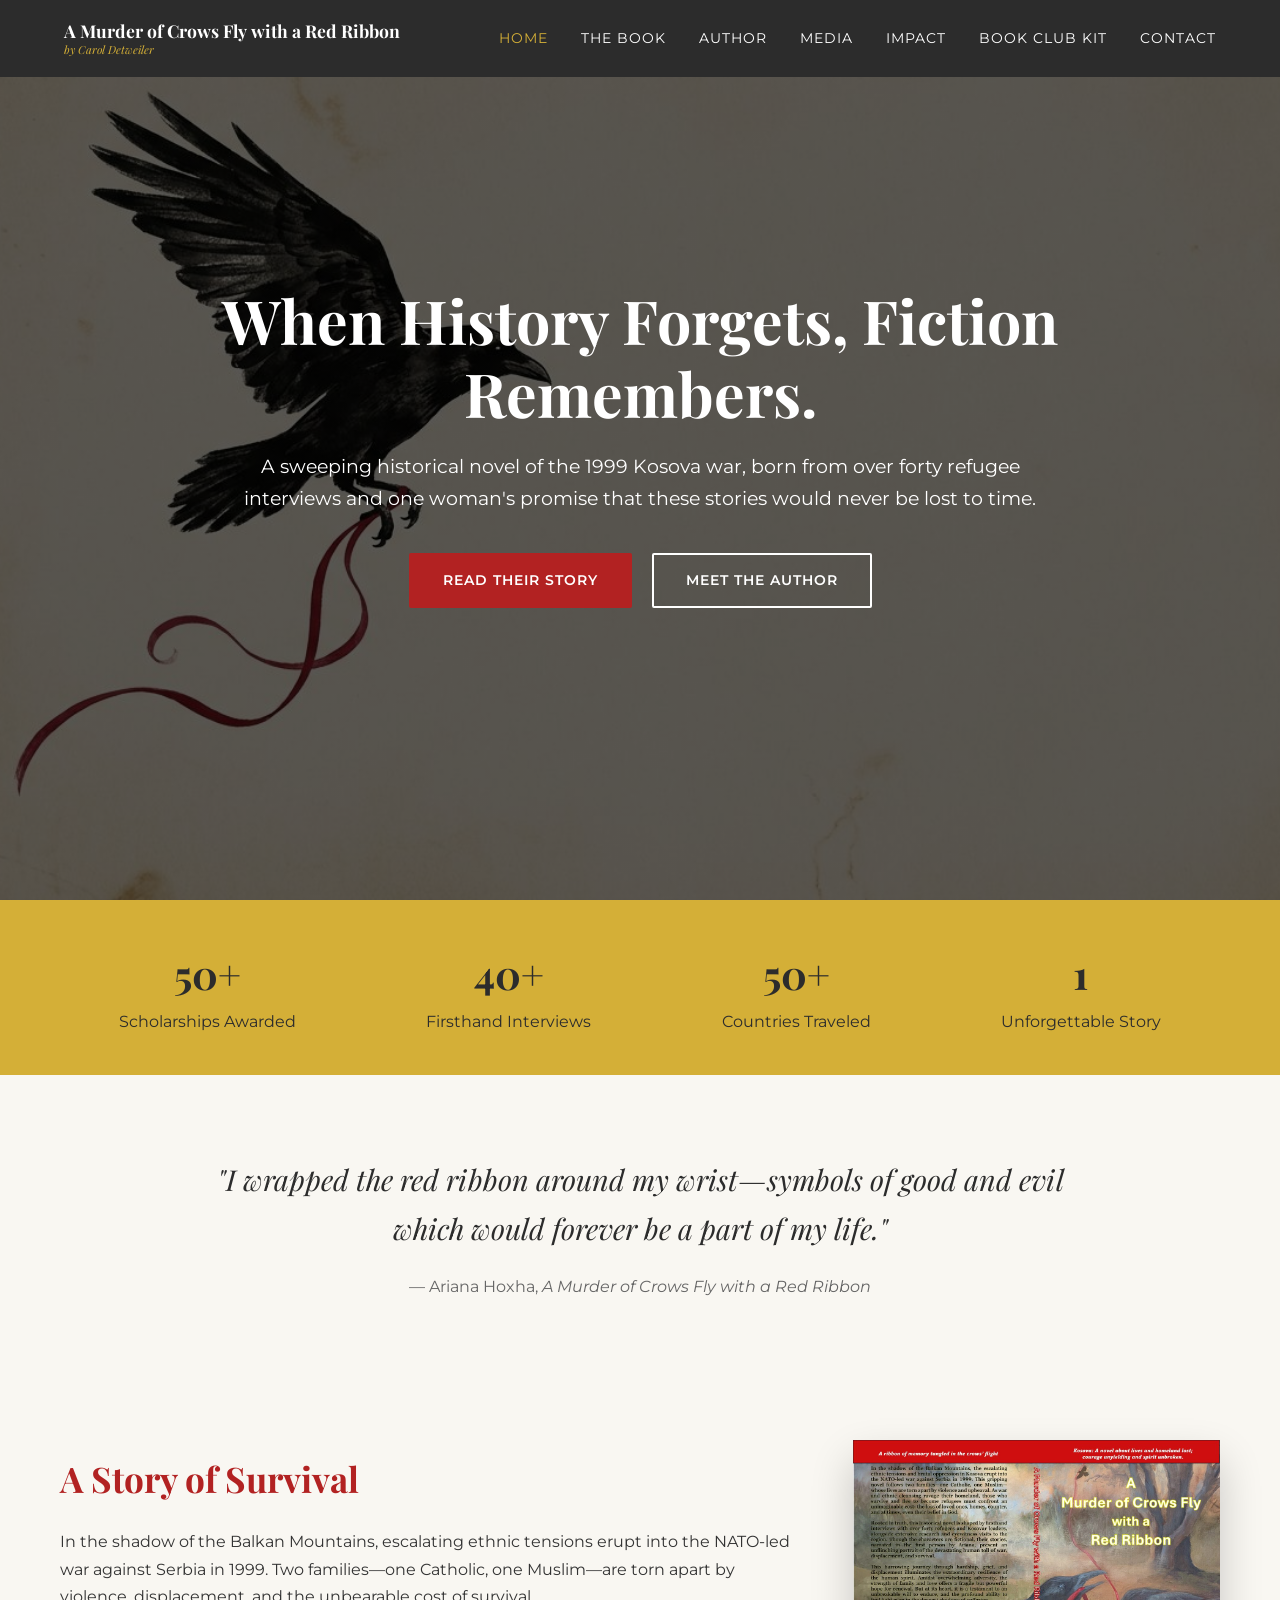
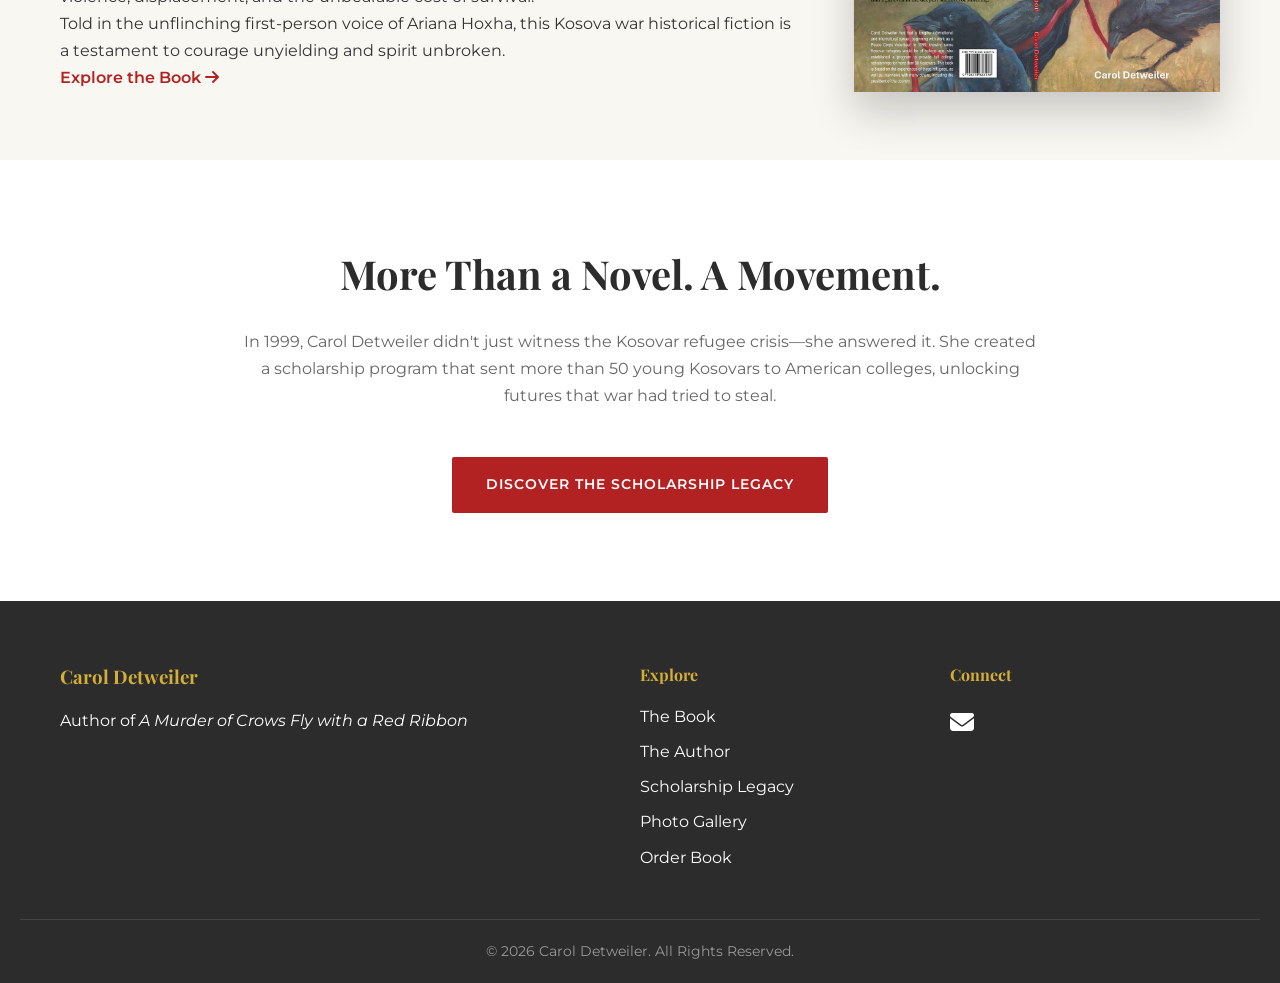
<file: index.html>
<!DOCTYPE html>
<html lang="en">
<head>
<meta charset="UTF-8">
<meta name="viewport" content="width=device-width, initial-scale=1.0">
<title>A Murder of Crows Fly with a Red Ribbon | Carol Detweiler</title>
<!-- SEO -->
<meta name="description" content="Carol Detweiler's historical novel of the 1999 Kosova war, born from interviews with more than 40 refugees and one woman's promise to remember them.">
<link rel="canonical" href="https://REPLACE-WITH-DOMAIN/">
<meta property="og:site_name" content="Carol Detweiler">
<meta property="og:locale" content="en_US">
<meta property="og:type" content="book">
<meta property="og:title" content="A Murder of Crows Fly with a Red Ribbon | Carol Detweiler">
<meta property="og:description" content="Carol Detweiler's historical novel of the 1999 Kosova war, born from interviews with more than 40 refugees and one woman's promise to remember them.">
<meta property="og:url" content="https://REPLACE-WITH-DOMAIN/">
<meta property="og:image" content="https://REPLACE-WITH-DOMAIN/images/book-cover.jpg">
<meta property="og:image:alt" content="Cover of A Murder of Crows Fly with a Red Ribbon by Carol Detweiler">
<meta name="twitter:card" content="summary_large_image">
<meta name="twitter:title" content="A Murder of Crows Fly with a Red Ribbon | Carol Detweiler">
<meta name="twitter:description" content="Carol Detweiler's historical novel of the 1999 Kosova war, born from interviews with more than 40 refugees and one woman's promise to remember them.">
<meta name="twitter:image" content="https://REPLACE-WITH-DOMAIN/images/book-cover.jpg">
<link rel="preconnect" href="https://fonts.googleapis.com">
<link rel="preconnect" href="https://fonts.gstatic.com" crossorigin>
<!-- Favicon -->
<link rel="icon" type="image/png" href="images/favicon.png">
<!-- For Apple devices -->
<link rel="apple-touch-icon" href="images/apple-touch-icon.png">
<link href="https://fonts.googleapis.com/css2?family=Montserrat:wght@300;400;600;700&family=Playfair+Display:ital,wght@0,400;0,700;1,400&display=swap" rel="stylesheet">
<link rel="stylesheet" href="https://cdnjs.cloudflare.com/ajax/libs/font-awesome/6.4.0/css/all.min.css">
<link rel="stylesheet" href="css/styles.css">


<script type="application/ld+json">
{
 "@context": "https://schema.org",
 "@graph": [
  {
   "@type": "WebSite",
   "@id": "https://REPLACE-WITH-DOMAIN/#website",
   "name": "Carol Detweiler - Author",
   "url": "https://REPLACE-WITH-DOMAIN/",
   "inLanguage": "en"
  },
  {
   "@type": "Book",
   "@id": "https://REPLACE-WITH-DOMAIN/about-book.html#book",
   "name": "A Murder of Crows Fly with a Red Ribbon",
   "author": {
    "@type": "Person",
    "@id": "https://REPLACE-WITH-DOMAIN/about-author.html#person",
    "name": "Carol Detweiler",
    "url": "https://REPLACE-WITH-DOMAIN/about-author.html"
   },
   "url": "https://REPLACE-WITH-DOMAIN/about-book.html",
   "image": "https://REPLACE-WITH-DOMAIN/images/book-cover.jpg",
   "description": "In the shadow of the Balkan Mountains, escalating ethnic tensions erupt into the NATO-led war against Serbia in 1999. Two families - one Catholic, one Muslim - are torn apart by violence, displacement, and the unbearable cost of survival. Told in the first-person voice of Ariana Hoxha, the novel is built on interviews with more than forty refugees.",
   "inLanguage": "en",
   "genre": [
    "Historical fiction",
    "War fiction"
   ],
   "about": {
    "@type": "Thing",
    "name": "Kosovo War"
   },
   "sameAs": [
    "https://www.amazon.com/dp/B0FV8RF5YW?lv=shuf&channelId=500&plpRedirect=mhFallback"
   ],
   "offers": {
    "@type": "Offer",
    "url": "https://www.amazon.com/dp/B0FV8RF5YW?lv=shuf&channelId=500&plpRedirect=mhFallback",
    "availability": "https://schema.org/InStock"
   }
  },
  {
   "@type": "Person",
   "@id": "https://REPLACE-WITH-DOMAIN/about-author.html#person",
   "name": "Carol Detweiler",
   "url": "https://REPLACE-WITH-DOMAIN/about-author.html",
   "image": "https://REPLACE-WITH-DOMAIN/images/carol-portrait.jpg",
   "description": "Carol Detweiler is a Peace Corps veteran, global education advocate, and author of A Murder of Crows Fly with a Red Ribbon. In 1999 she founded a scholarship program that sent more than 50 Kosovar refugees to U.S. colleges; the New York State Senate named her a Woman of Distinction in 2000.",
   "jobTitle": "Author",
   "award": "New York State Senate Women of Distinction, 2000",
   "knowsAbout": [
    "Kosovo War",
    "Refugee resettlement",
    "Historical fiction"
   ],
   "address": {
    "@type": "PostalAddress",
    "addressRegion": "Oregon",
    "addressCountry": "US"
   }
  }
 ]
}
</script>
</head>
<body>
<header>
<nav class="navbar">
<a href="index.html" class="logo">
<span class="logo-title">A Murder of Crows Fly with a Red Ribbon</span>
<span class="logo-author">by Carol Detweiler</span>
</a>
<ul class="nav-links">
<li><a href="index.html" class="active">Home</a></li>
<li><a href="about-book.html">The Book</a></li>
<li><a href="about-author.html">Author</a></li>
<li><a href="interview.html">Media</a></li>
<li><a href="scholarship.html">Impact</a></li>
<li><a href="book-club.html">Book Club Kit</a></li>
<li><a href="contact.html">Contact</a></li>
</ul>
<div class="burger"><div class="line1"></div><div class="line2"></div><div class="line3"></div></div>
</nav>
</header>

<main>
<section class="hero parallax">
<div class="hero-content">
<h1 class="fade-in">When History Forgets, Fiction Remembers.</h1>
<p class="fade-in">A sweeping historical novel of the 1999 Kosova war, born from over forty refugee interviews and one woman's promise that these stories would never be lost to time.</p>
<div class="hero-btns">
<a href="about-book.html" class="btn btn-primary">Read Their Story</a>
<a href="about-author.html" class="btn btn-secondary">Meet the Author</a>
</div>
</div>
</section>

<section class="impact-strip">
<div class="impact-item"><strong>50+</strong> Scholarships Awarded</div>
<div class="impact-item"><strong>40+</strong> Firsthand Interviews</div>
<div class="impact-item"><strong>50+</strong> Countries Traveled</div>
<div class="impact-item"><strong>1</strong> Unforgettable Story</div>
</section>

<section class="featured-quote container">
<blockquote>
"I wrapped the red ribbon around my wrist—symbols of good and evil which would forever be a part of my life."
<span>— Ariana Hoxha, <em>A Murder of Crows Fly with a Red Ribbon</em></span>
</blockquote>
</section>

<section class="home-intro container">
<div class="intro-grid">
<div class="intro-text">
<h2>A Story of Survival</h2>
<p>In the shadow of the Balkan Mountains, escalating ethnic tensions erupt into the NATO-led war against Serbia in 1999. Two families—one Catholic, one Muslim—are torn apart by violence, displacement, and the unbearable cost of survival.</p>
<p>Told in the unflinching first-person voice of Ariana Hoxha, this Kosova war historical fiction is a testament to courage unyielding and spirit unbroken.</p>
<a href="about-book.html" class="text-link">Explore the Book <i class="fas fa-arrow-right"></i></a>
</div>
<div class="intro-img">
<img src="images/book-cover.jpg" alt="A Murder of Crows Fly with a Red Ribbon book cover" width="1200" height="823">
</div>
</div>
</section>

<section class="legacy-section alt-bg">
<div class="container">
<h2 class="section-title">More Than a Novel. A Movement.</h2>
<p class="section-intro">In 1999, Carol Detweiler didn't just witness the Kosovar refugee crisis—she answered it. She created a scholarship program that sent more than 50 young Kosovars to American colleges, unlocking futures that war had tried to steal.</p>
<div class="center-cta">
<a href="scholarship.html" class="btn btn-primary">Discover the Scholarship Legacy</a>
</div>
</div>
</section>
</main>

<footer>
<div class="footer-content container">
<div class="footer-col"><h3>Carol Detweiler</h3><p>Author of <em>A Murder of Crows Fly with a Red Ribbon</em></p></div>
<div class="footer-col"><h4>Explore</h4><ul><li><a href="about-book.html">The Book</a></li><li><a href="about-author.html">The Author</a></li><li><a href="scholarship.html">Scholarship Legacy</a></li><li><a href="gallery.html">Photo Gallery</a></li><li><a href="https://www.amazon.com/dp/B0FV8RF5YW?lv=shuf&channelId=500&plpRedirect=mhFallback" target="_blank" rel="noopener noreferrer">Order Book</a></li></ul></div>
<div class="footer-col"><h4>Connect</h4><div class="socials"><a href="mailto:CrowsRedRibbon@gmail.com" aria-label="Email"><i class="fas fa-envelope"></i></a></div></div>
</div>
<div class="footer-bottom"><p>&copy; 2026 Carol Detweiler. All Rights Reserved.</p></div>
</footer>

<script src="js/scripts.js"></script>
</body>
</html>
</file>
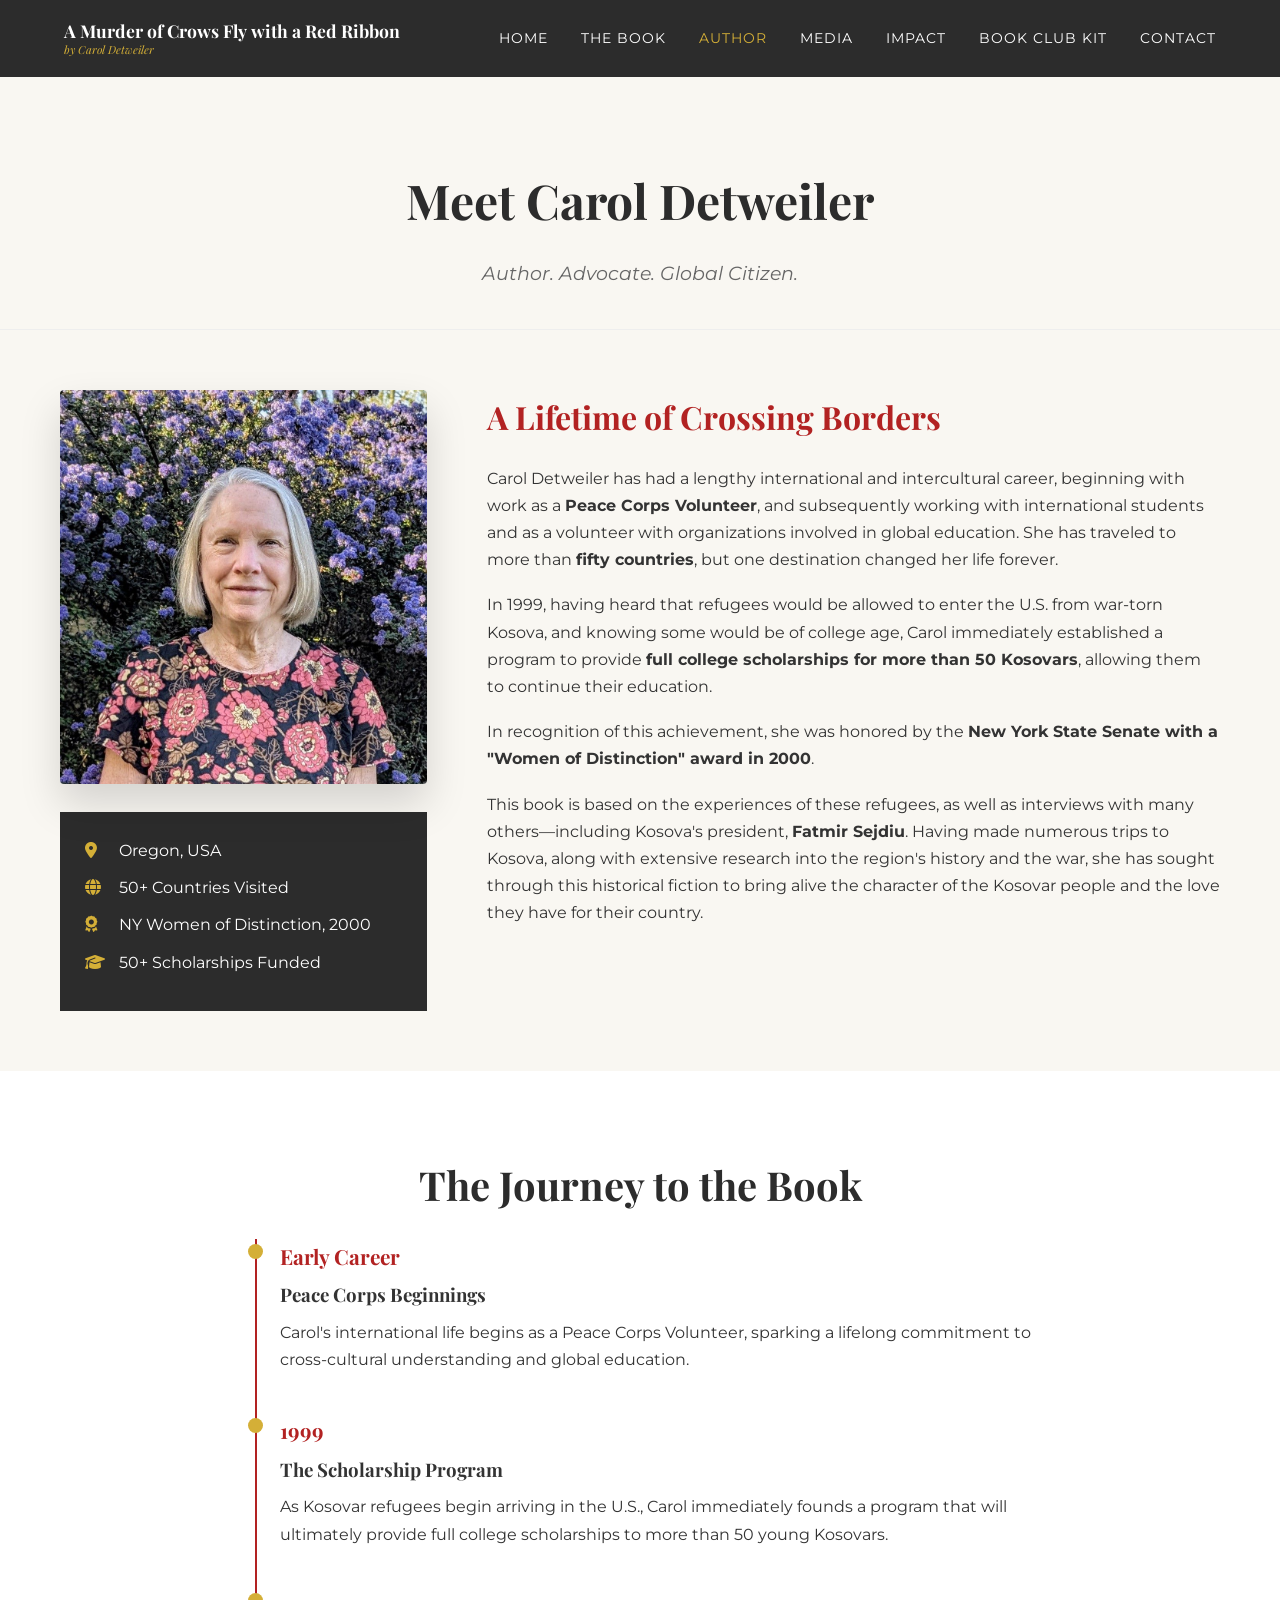
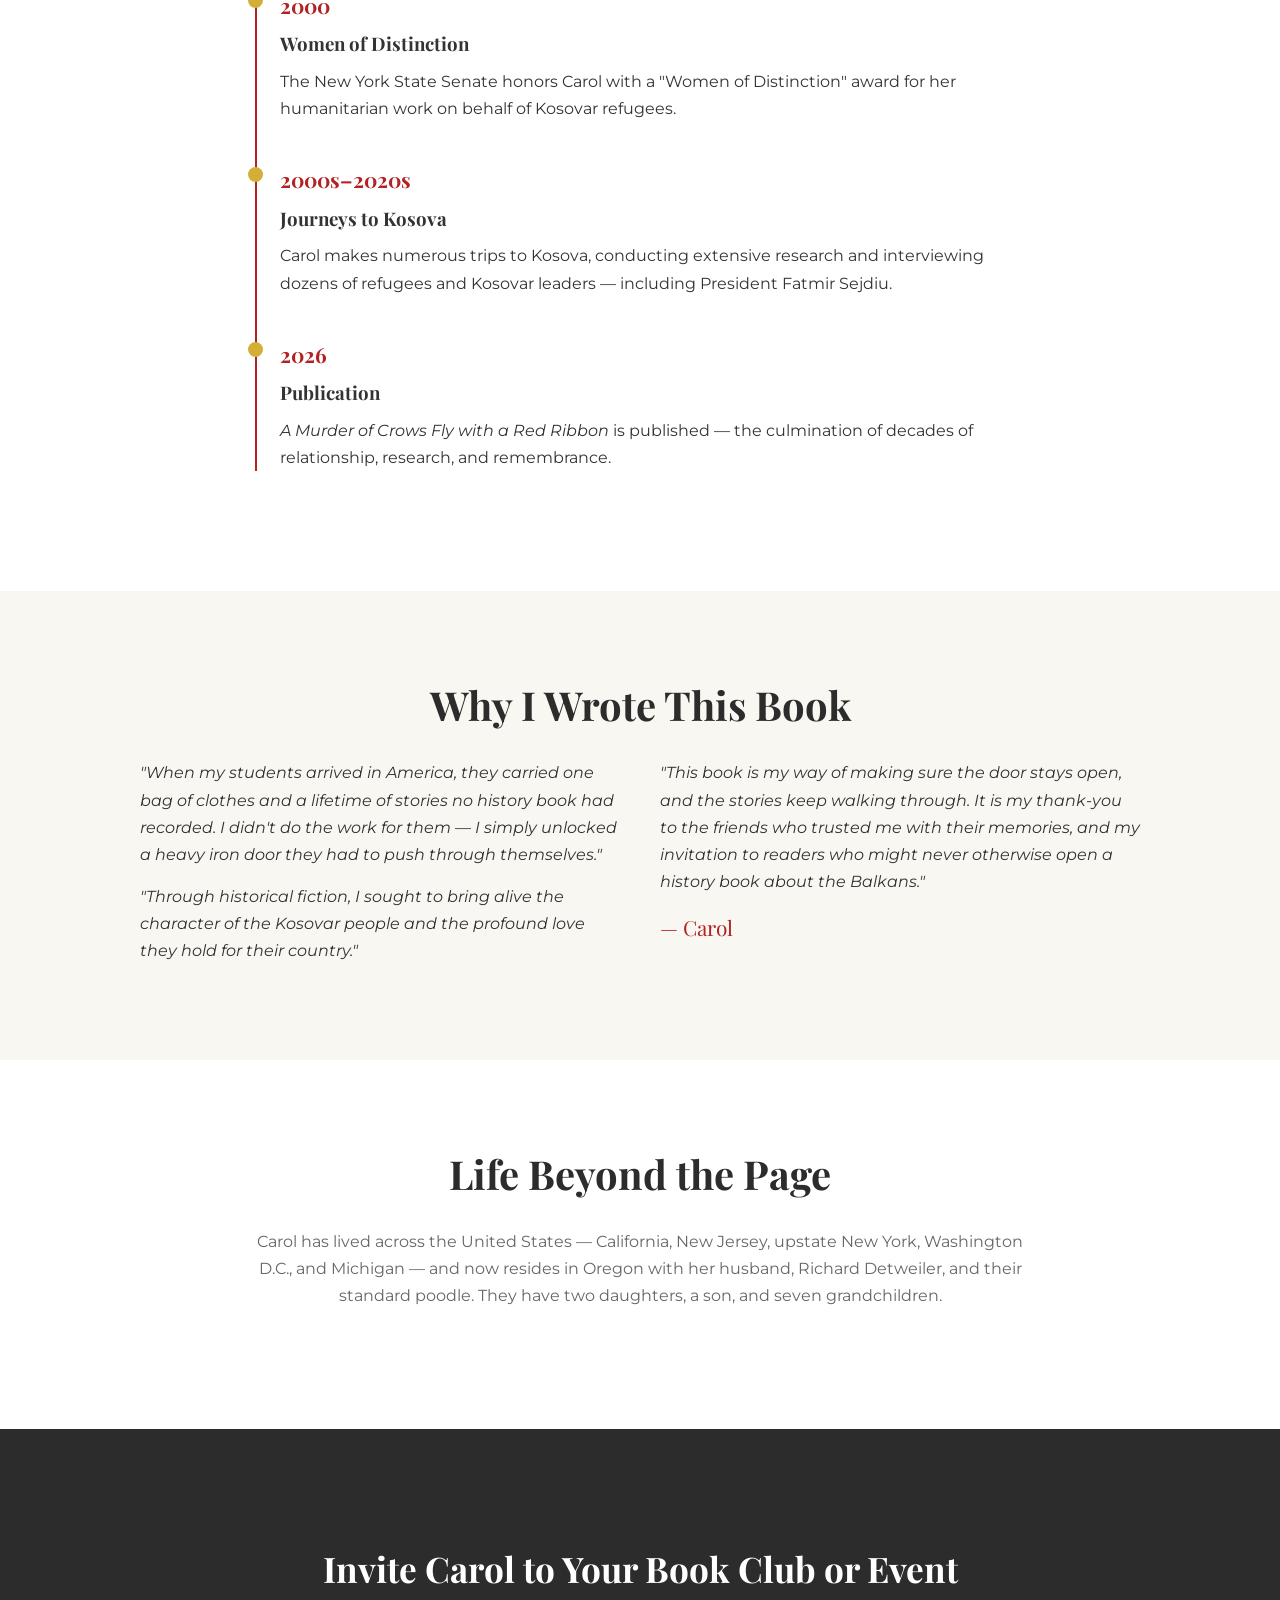
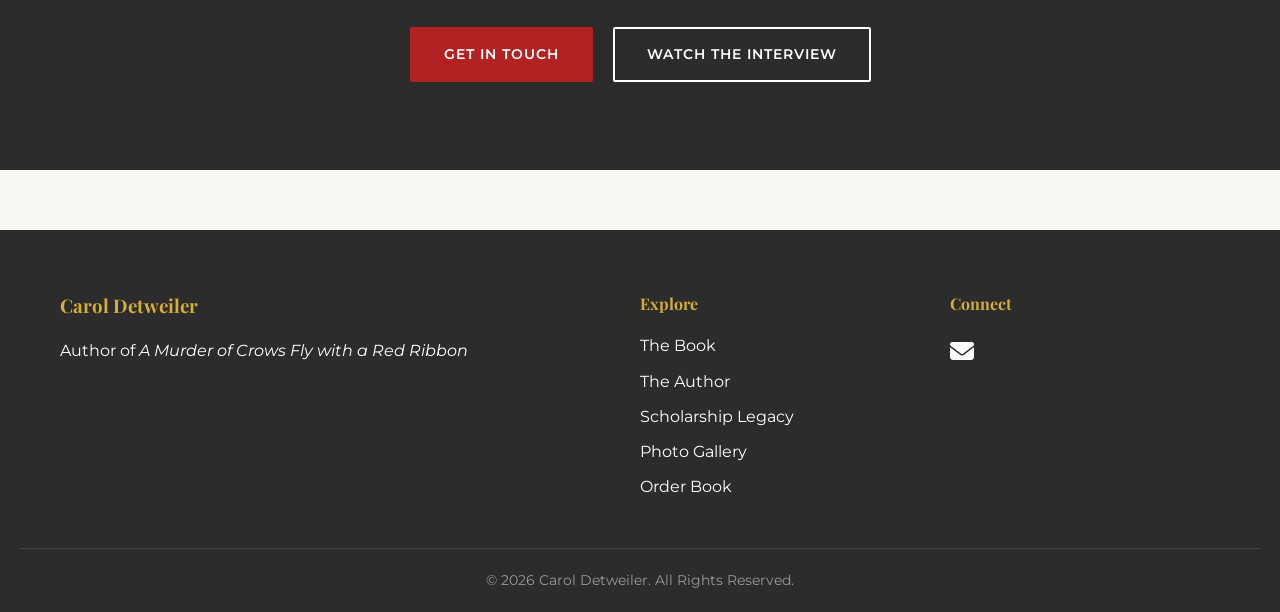
<file: about-author.html>
<!DOCTYPE html>
<html lang="en">
<head>
<meta charset="UTF-8">
<meta name="viewport" content="width=device-width, initial-scale=1.0">
<title>Carol Detweiler, Author of A Murder of Crows | Biography</title>
<!-- SEO -->
<meta name="description" content="Meet Carol Detweiler: Peace Corps volunteer, founder of a scholarship program for 50+ Kosovar refugees, and author of A Murder of Crows Fly with a Red Ribbon.">
<link rel="canonical" href="https://REPLACE-WITH-DOMAIN/about-author.html">
<meta property="og:site_name" content="Carol Detweiler">
<meta property="og:locale" content="en_US">
<meta property="og:type" content="profile">
<meta property="og:title" content="Carol Detweiler, Author of A Murder of Crows | Biography">
<meta property="og:description" content="Meet Carol Detweiler: Peace Corps volunteer, founder of a scholarship program for 50+ Kosovar refugees, and author of A Murder of Crows Fly with a Red Ribbon.">
<meta property="og:url" content="https://REPLACE-WITH-DOMAIN/about-author.html">
<meta property="og:image" content="https://REPLACE-WITH-DOMAIN/images/book-cover.jpg">
<meta property="og:image:alt" content="Cover of A Murder of Crows Fly with a Red Ribbon by Carol Detweiler">
<meta name="twitter:card" content="summary_large_image">
<meta name="twitter:title" content="Carol Detweiler, Author of A Murder of Crows | Biography">
<meta name="twitter:description" content="Meet Carol Detweiler: Peace Corps volunteer, founder of a scholarship program for 50+ Kosovar refugees, and author of A Murder of Crows Fly with a Red Ribbon.">
<meta name="twitter:image" content="https://REPLACE-WITH-DOMAIN/images/book-cover.jpg">
<link rel="preconnect" href="https://fonts.googleapis.com">
<link rel="preconnect" href="https://fonts.gstatic.com" crossorigin>
<!-- Favicon -->
<link rel="icon" type="image/png" href="images/favicon.png">
<!-- For Apple devices -->
<link rel="apple-touch-icon" href="images/apple-touch-icon.png">
<link href="https://fonts.googleapis.com/css2?family=Montserrat:wght@300;400;600;700&family=Playfair+Display:ital,wght@0,400;0,700;1,400&display=swap" rel="stylesheet">
<link rel="stylesheet" href="https://cdnjs.cloudflare.com/ajax/libs/font-awesome/6.4.0/css/all.min.css">
<link rel="stylesheet" href="css/styles.css">


<script type="application/ld+json">
{
 "@context": "https://schema.org",
 "@graph": [
  {
   "@type": "Person",
   "@id": "https://REPLACE-WITH-DOMAIN/about-author.html#person",
   "name": "Carol Detweiler",
   "url": "https://REPLACE-WITH-DOMAIN/about-author.html",
   "image": "https://REPLACE-WITH-DOMAIN/images/carol-portrait.jpg",
   "description": "Carol Detweiler is a Peace Corps veteran, global education advocate, and author of A Murder of Crows Fly with a Red Ribbon. In 1999 she founded a scholarship program that sent more than 50 Kosovar refugees to U.S. colleges; the New York State Senate named her a Woman of Distinction in 2000.",
   "jobTitle": "Author",
   "award": "New York State Senate Women of Distinction, 2000",
   "knowsAbout": [
    "Kosovo War",
    "Refugee resettlement",
    "Historical fiction"
   ],
   "address": {
    "@type": "PostalAddress",
    "addressRegion": "Oregon",
    "addressCountry": "US"
   }
  },
  {
   "@type": "BreadcrumbList",
   "@id": "https://REPLACE-WITH-DOMAIN/about-author.html#breadcrumb",
   "itemListElement": [
    {
     "@type": "ListItem",
     "position": 1,
     "name": "Home",
     "item": "https://REPLACE-WITH-DOMAIN/"
    },
    {
     "@type": "ListItem",
     "position": 2,
     "name": "Author",
     "item": "https://REPLACE-WITH-DOMAIN/about-author.html"
    }
   ]
  }
 ]
}
</script>
</head>
<body>
<header>
<nav class="navbar">
<a href="index.html" class="logo">
<span class="logo-title">A Murder of Crows Fly with a Red Ribbon</span>
<span class="logo-author">by Carol Detweiler</span>
</a>
<ul class="nav-links">
<li><a href="index.html">Home</a></li>
<li><a href="about-book.html">The Book</a></li>
<li><a href="about-author.html" class="active">Author</a></li>
<li><a href="interview.html">Media</a></li>
<li><a href="scholarship.html">Impact</a></li>
<li><a href="book-club.html">Book Club Kit</a></li>
<li><a href="contact.html">Contact</a></li>
</ul>
<div class="burger"><div class="line1"></div><div class="line2"></div><div class="line3"></div></div>
</nav>
</header>

<main class="page-padding">
<section class="page-header">
<div class="container">
<h1 class="page-title">Meet Carol Detweiler</h1>
<p class="subtitle">Author. Advocate. Global Citizen.</p>
</div>
</section>

<section class="author-bio">
<div class="container">
<div class="bio-grid">
<div class="bio-portrait">
<img src="images/carol-portrait.jpg" alt="Portrait of author Carol Detweiler" class="portrait-img" loading="lazy" width="955" height="1025">
<div class="bio-quick-facts">
<p><i class="fas fa-map-marker-alt"></i> Oregon, USA</p>
<p><i class="fas fa-globe"></i> 50+ Countries Visited</p>
<p><i class="fas fa-award"></i> NY Women of Distinction, 2000</p>
<p><i class="fas fa-graduation-cap"></i> 50+ Scholarships Funded</p>
</div>
</div>
<div class="bio-text">
<h2>A Lifetime of Crossing Borders</h2>
<p>Carol Detweiler has had a lengthy international and intercultural career, beginning with work as a <strong>Peace Corps Volunteer</strong>, and subsequently working with international students and as a volunteer with organizations involved in global education. She has traveled to more than <strong>fifty countries</strong>, but one destination changed her life forever.</p>
<p>In 1999, having heard that refugees would be allowed to enter the U.S. from war-torn Kosova, and knowing some would be of college age, Carol immediately established a program to provide <strong>full college scholarships for more than 50 Kosovars</strong>, allowing them to continue their education.</p>
<p>In recognition of this achievement, she was honored by the <strong>New York State Senate with a "Women of Distinction" award in 2000</strong>.</p>
<p>This book is based on the experiences of these refugees, as well as interviews with many others—including Kosova's president, <strong>Fatmir Sejdiu</strong>. Having made numerous trips to Kosova, along with extensive research into the region's history and the war, she has sought through this historical fiction to bring alive the character of the Kosovar people and the love they have for their country.</p>
</div>
</div>
</div>
</section>

<section class="author-journey alt-bg">
<div class="container">
<h2 class="section-title">The Journey to the Book</h2>
<div class="timeline">
<div class="timeline-item"><div class="timeline-year">Early Career</div><div class="timeline-content"><h3>Peace Corps Beginnings</h3><p>Carol's international life begins as a Peace Corps Volunteer, sparking a lifelong commitment to cross-cultural understanding and global education.</p></div></div>
<div class="timeline-item"><div class="timeline-year">1999</div><div class="timeline-content"><h3>The Scholarship Program</h3><p>As Kosovar refugees begin arriving in the U.S., Carol immediately founds a program that will ultimately provide full college scholarships to more than 50 young Kosovars.</p></div></div>
<div class="timeline-item"><div class="timeline-year">2000</div><div class="timeline-content"><h3>Women of Distinction</h3><p>The New York State Senate honors Carol with a "Women of Distinction" award for her humanitarian work on behalf of Kosovar refugees.</p></div></div>
<div class="timeline-item"><div class="timeline-year">2000s–2020s</div><div class="timeline-content"><h3>Journeys to Kosova</h3><p>Carol makes numerous trips to Kosova, conducting extensive research and interviewing dozens of refugees and Kosovar leaders — including President Fatmir Sejdiu.</p></div></div>
<div class="timeline-item"><div class="timeline-year">2026</div><div class="timeline-content"><h3>Publication</h3><p><em>A Murder of Crows Fly with a Red Ribbon</em> is published — the culmination of decades of relationship, research, and remembrance.</p></div></div>
</div>
</div>
</section>

<section class="why-this-book">
<div class="container">
<h2 class="section-title">Why I Wrote This Book</h2>
<div class="two-col-text">
<div>
<p>"When my students arrived in America, they carried one bag of clothes and a lifetime of stories no history book had recorded. I didn't do the work for them — I simply unlocked a heavy iron door they had to push through themselves."</p>
<p>"Through historical fiction, I sought to bring alive the character of the Kosovar people and the profound love they hold for their country."</p>
</div>
<div>
<p>"This book is my way of making sure the door stays open, and the stories keep walking through. It is my thank-you to the friends who trusted me with their memories, and my invitation to readers who might never otherwise open a history book about the Balkans."</p>
<p class="signature-line">— Carol</p>
</div>
</div>
</div>
</section>

<section class="beyond-writing alt-bg">
<div class="container">
<h2 class="section-title">Life Beyond the Page</h2>
<p class="section-intro">Carol has lived across the United States — California, New Jersey, upstate New York, Washington D.C., and Michigan — and now resides in Oregon with her husband, Richard Detweiler, and their standard poodle. They have two daughters, a son, and seven grandchildren.</p>
</div>
</section>

<section class="cta-band">
<div class="container center-cta">
<h2>Invite Carol to Your Book Club or Event</h2>
<a href="contact.html" class="btn btn-primary">Get in Touch</a>
<a href="interview.html" class="btn btn-secondary">Watch the Interview</a>
</div>
</section>
</main>

<footer>
<div class="footer-content container">
<div class="footer-col"><h3>Carol Detweiler</h3><p>Author of <em>A Murder of Crows Fly with a Red Ribbon</em></p></div>
<div class="footer-col"><h4>Explore</h4><ul><li><a href="about-book.html">The Book</a></li><li><a href="about-author.html">The Author</a></li><li><a href="scholarship.html">Scholarship Legacy</a></li><li><a href="gallery.html">Photo Gallery</a></li><li><a href="https://www.amazon.com/dp/B0FV8RF5YW?lv=shuf&channelId=500&plpRedirect=mhFallback" target="_blank" rel="noopener noreferrer">Order Book</a></li></ul></div>
<div class="footer-col"><h4>Connect</h4><div class="socials"><a href="mailto:CrowsRedRibbon@gmail.com" aria-label="Email"><i class="fas fa-envelope"></i></a></div></div>
</div>
<div class="footer-bottom"><p>&copy; 2026 Carol Detweiler. All Rights Reserved.</p></div>
</footer>

<script src="js/scripts.js"></script>
</body>
</html>
</file>
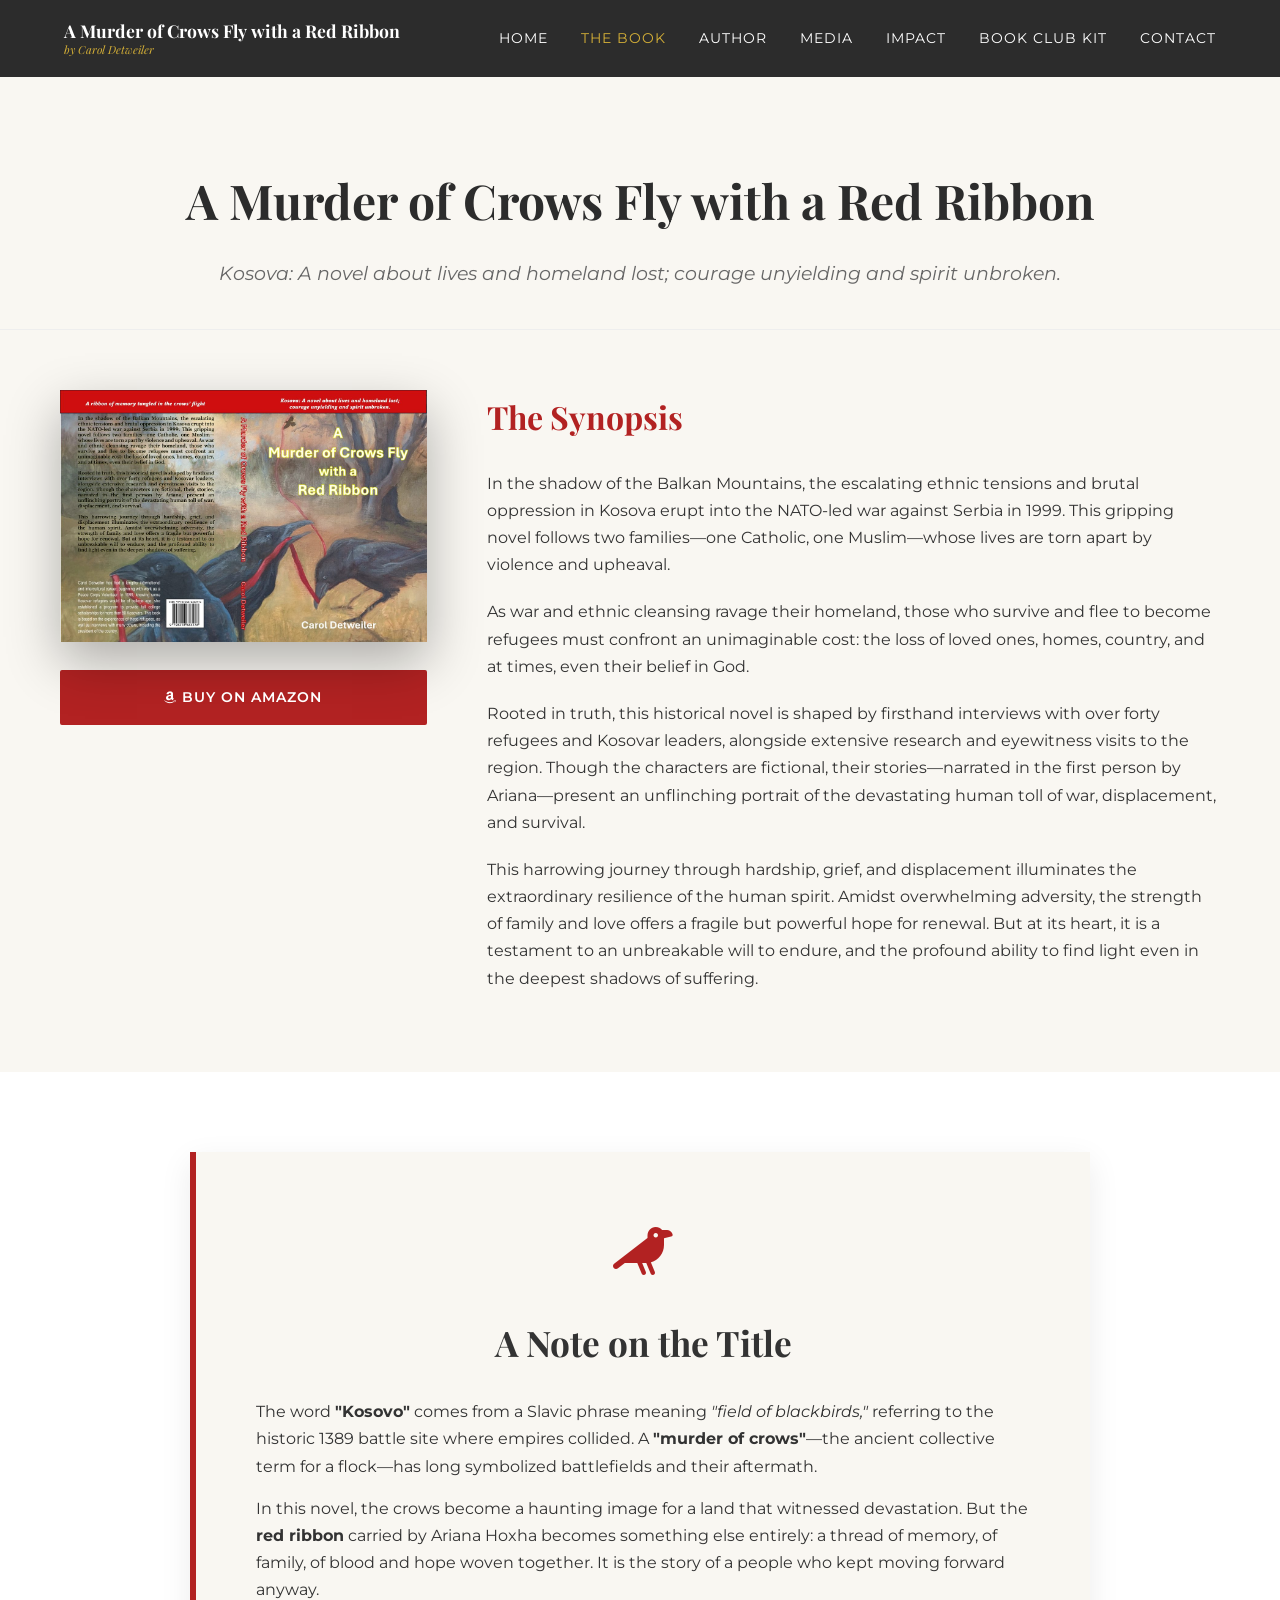
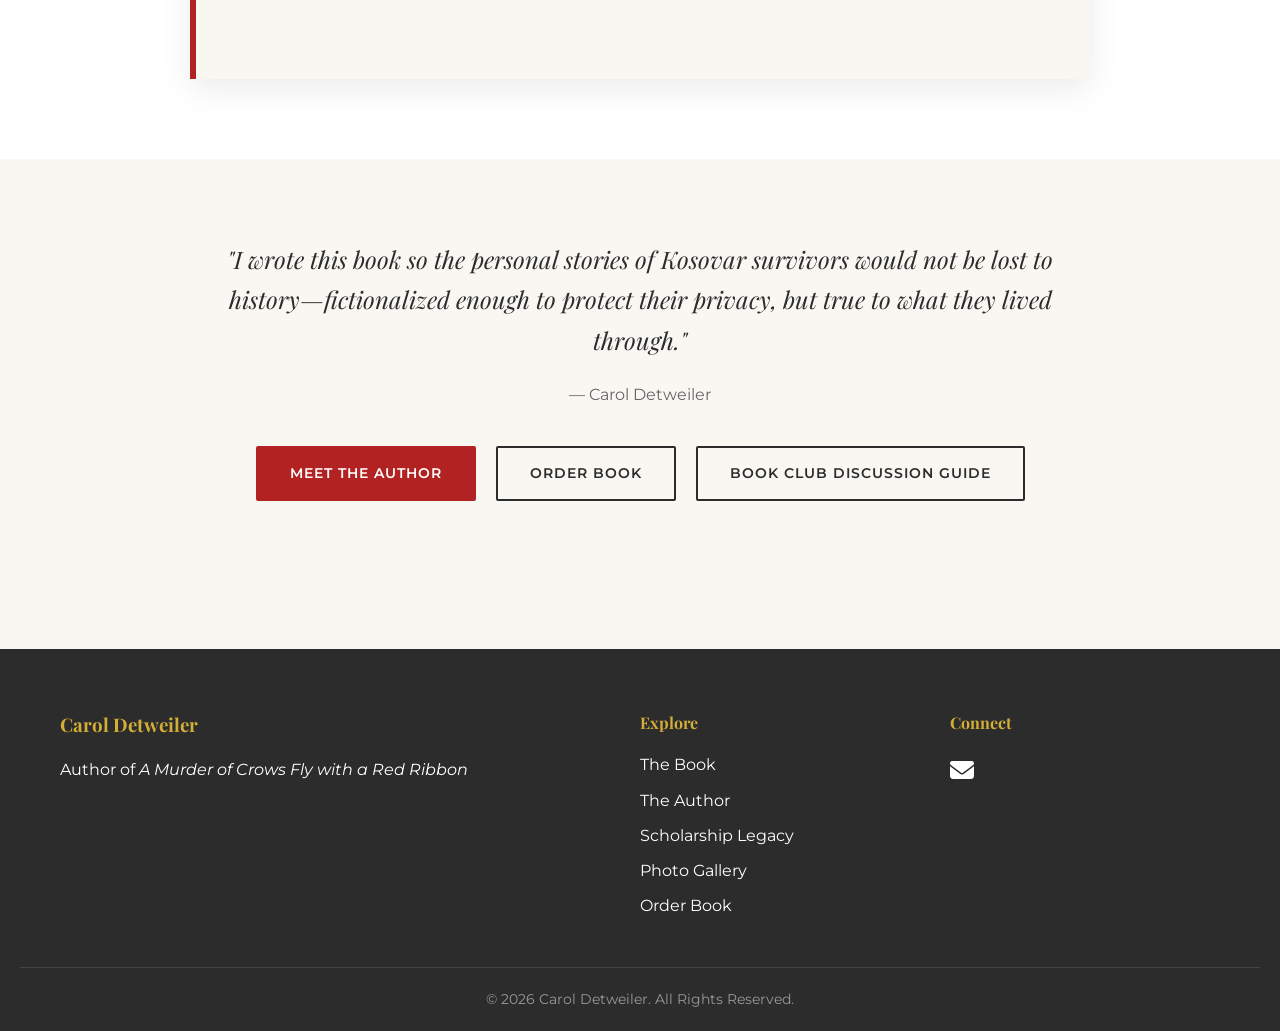
<file: about-book.html>
<!DOCTYPE html>
<html lang="en">
<head>
<meta charset="UTF-8">
<meta name="viewport" content="width=device-width, initial-scale=1.0">
<title>A Murder of Crows Fly with a Red Ribbon: Synopsis & Order</title>
<!-- SEO -->
<meta name="description" content="Synopsis, themes, and ordering for A Murder of Crows Fly with a Red Ribbon - a novel of the 1999 Kosova war based on 40+ refugee interviews. Buy on Amazon.">
<link rel="canonical" href="https://REPLACE-WITH-DOMAIN/about-book.html">
<meta property="og:site_name" content="Carol Detweiler">
<meta property="og:locale" content="en_US">
<meta property="og:type" content="book">
<meta property="og:title" content="A Murder of Crows Fly with a Red Ribbon: Synopsis & Order">
<meta property="og:description" content="Synopsis, themes, and ordering for A Murder of Crows Fly with a Red Ribbon - a novel of the 1999 Kosova war based on 40+ refugee interviews. Buy on Amazon.">
<meta property="og:url" content="https://REPLACE-WITH-DOMAIN/about-book.html">
<meta property="og:image" content="https://REPLACE-WITH-DOMAIN/images/book-cover.jpg">
<meta property="og:image:alt" content="Cover of A Murder of Crows Fly with a Red Ribbon by Carol Detweiler">
<meta name="twitter:card" content="summary_large_image">
<meta name="twitter:title" content="A Murder of Crows Fly with a Red Ribbon: Synopsis & Order">
<meta name="twitter:description" content="Synopsis, themes, and ordering for A Murder of Crows Fly with a Red Ribbon - a novel of the 1999 Kosova war based on 40+ refugee interviews. Buy on Amazon.">
<meta name="twitter:image" content="https://REPLACE-WITH-DOMAIN/images/book-cover.jpg">
<link rel="preconnect" href="https://fonts.googleapis.com">
<link rel="preconnect" href="https://fonts.gstatic.com" crossorigin>
<!-- Favicon -->
<link rel="icon" type="image/png" href="images/favicon.png">
<!-- For Apple devices -->
<link rel="apple-touch-icon" href="images/apple-touch-icon.png">
<link href="https://fonts.googleapis.com/css2?family=Montserrat:wght@300;400;600;700&family=Playfair+Display:ital,wght@0,400;0,700;1,400&display=swap" rel="stylesheet">
<link rel="stylesheet" href="https://cdnjs.cloudflare.com/ajax/libs/font-awesome/6.4.0/css/all.min.css">
<link rel="stylesheet" href="css/styles.css">

<script type="application/ld+json">
{
 "@context": "https://schema.org",
 "@graph": [
  {
   "@type": "Book",
   "@id": "https://REPLACE-WITH-DOMAIN/about-book.html#book",
   "name": "A Murder of Crows Fly with a Red Ribbon",
   "author": {
    "@type": "Person",
    "@id": "https://REPLACE-WITH-DOMAIN/about-author.html#person",
    "name": "Carol Detweiler",
    "url": "https://REPLACE-WITH-DOMAIN/about-author.html"
   },
   "url": "https://REPLACE-WITH-DOMAIN/about-book.html",
   "image": "https://REPLACE-WITH-DOMAIN/images/book-cover.jpg",
   "description": "In the shadow of the Balkan Mountains, escalating ethnic tensions erupt into the NATO-led war against Serbia in 1999. Two families - one Catholic, one Muslim - are torn apart by violence, displacement, and the unbearable cost of survival. Told in the first-person voice of Ariana Hoxha, the novel is built on interviews with more than forty refugees.",
   "inLanguage": "en",
   "genre": [
    "Historical fiction",
    "War fiction"
   ],
   "about": {
    "@type": "Thing",
    "name": "Kosovo War"
   },
   "sameAs": [
    "https://www.amazon.com/dp/B0FV8RF5YW?lv=shuf&channelId=500&plpRedirect=mhFallback"
   ],
   "offers": {
    "@type": "Offer",
    "url": "https://www.amazon.com/dp/B0FV8RF5YW?lv=shuf&channelId=500&plpRedirect=mhFallback",
    "availability": "https://schema.org/InStock"
   }
  },
  {
   "@type": "BreadcrumbList",
   "@id": "https://REPLACE-WITH-DOMAIN/about-book.html#breadcrumb",
   "itemListElement": [
    {
     "@type": "ListItem",
     "position": 1,
     "name": "Home",
     "item": "https://REPLACE-WITH-DOMAIN/"
    },
    {
     "@type": "ListItem",
     "position": 2,
     "name": "The Book",
     "item": "https://REPLACE-WITH-DOMAIN/about-book.html"
    }
   ]
  }
 ]
}
</script>
</head>
<body>
<header>
<nav class="navbar">
<a href="index.html" class="logo">
<span class="logo-title">A Murder of Crows Fly with a Red Ribbon</span>
<span class="logo-author">by Carol Detweiler</span>
</a>
<ul class="nav-links">
<li><a href="index.html">Home</a></li>
<li><a href="about-book.html" class="active">The Book</a></li>
<li><a href="about-author.html">Author</a></li>
<li><a href="interview.html">Media</a></li>
<li><a href="scholarship.html">Impact</a></li>
<li><a href="book-club.html">Book Club Kit</a></li>
<li><a href="contact.html">Contact</a></li>
</ul>
<div class="burger"><div class="line1"></div><div class="line2"></div><div class="line3"></div></div>
</nav>
</header>

<main class="page-padding">
<section class="page-header">
<div class="container">
<h1 class="page-title">A Murder of Crows Fly with a Red Ribbon</h1>
<p class="subtitle"><em>Kosova: A novel about lives and homeland lost; courage unyielding and spirit unbroken.</em></p>
</div>
</section>

<section class="book-synopsis">
<div class="container">
<div class="synopsis-grid">
<div class="book-cover-col">
<img src="images/book-cover.jpg" alt="A Murder of Crows Fly with a Red Ribbon book cover" class="book-cover-large" loading="lazy" width="1200" height="823">
<div class="purchase-buttons">
<a href="https://www.amazon.com/dp/B0FV8RF5YW?lv=shuf&channelId=500&plpRedirect=mhFallback" class="btn btn-primary btn-block" target="_blank" rel="noopener noreferrer"><i class="fab fa-amazon"></i> Buy on Amazon</a>
</div>
</div>
<div class="synopsis-text">
<h2>The Synopsis</h2>
<p>In the shadow of the Balkan Mountains, the escalating ethnic tensions and brutal oppression in Kosova erupt into the NATO-led war against Serbia in 1999. This gripping novel follows two families—one Catholic, one Muslim—whose lives are torn apart by violence and upheaval.</p>
<p>As war and ethnic cleansing ravage their homeland, those who survive and flee to become refugees must confront an unimaginable cost: the loss of loved ones, homes, country, and at times, even their belief in God.</p>
<p>Rooted in truth, this historical novel is shaped by firsthand interviews with over forty refugees and Kosovar leaders, alongside extensive research and eyewitness visits to the region. Though the characters are fictional, their stories—narrated in the first person by Ariana—present an unflinching portrait of the devastating human toll of war, displacement, and survival.</p>
<p>This harrowing journey through hardship, grief, and displacement illuminates the extraordinary resilience of the human spirit. Amidst overwhelming adversity, the strength of family and love offers a fragile but powerful hope for renewal. But at its heart, it is a testament to an unbreakable will to endure, and the profound ability to find light even in the deepest shadows of suffering.</p>
</div>
</div>
</div>
</section>

<section class="title-note alt-bg">
<div class="container">
<div class="title-note-box">
<div class="crow-icon"><i class="fas fa-crow"></i></div>
<h2>A Note on the Title</h2>
<p>The word <strong>"Kosovo"</strong> comes from a Slavic phrase meaning <em>"field of blackbirds,"</em> referring to the historic 1389 battle site where empires collided. A <strong>"murder of crows"</strong>—the ancient collective term for a flock—has long symbolized battlefields and their aftermath.</p>
<p>In this novel, the crows become a haunting image for a land that witnessed devastation. But the <strong>red ribbon</strong> carried by Ariana Hoxha becomes something else entirely: a thread of memory, of family, of blood and hope woven together. It is the story of a people who kept moving forward anyway.</p>
</div>
</div>
</section>

<section class="author-note">
<div class="container">
<blockquote class="author-preface">
"I wrote this book so the personal stories of Kosovar survivors would not be lost to history—fictionalized enough to protect their privacy, but true to what they lived through."
<cite>— Carol Detweiler</cite>
</blockquote>
<div class="center-cta">
<a href="about-author.html" class="btn btn-primary">Meet the Author</a>
<a href="https://www.amazon.com/dp/B0FV8RF5YW?lv=shuf&channelId=500&plpRedirect=mhFallback" class="btn btn-secondary-dark" target="_blank" rel="noopener noreferrer">Order Book</a>
<a href="book-club.html" class="btn btn-secondary-dark">Book Club Discussion Guide</a>
</div>
</div>
</section>
</main>

<footer>
<div class="footer-content container">
<div class="footer-col"><h3>Carol Detweiler</h3><p>Author of <em>A Murder of Crows Fly with a Red Ribbon</em></p></div>
<div class="footer-col"><h4>Explore</h4><ul><li><a href="about-book.html">The Book</a></li><li><a href="about-author.html">The Author</a></li><li><a href="scholarship.html">Scholarship Legacy</a></li><li><a href="gallery.html">Photo Gallery</a></li><li><a href="https://www.amazon.com/dp/B0FV8RF5YW?lv=shuf&channelId=500&plpRedirect=mhFallback" target="_blank" rel="noopener noreferrer">Order Book</a></li></ul></div>
<div class="footer-col"><h4>Connect</h4><div class="socials"><a href="mailto:CrowsRedRibbon@gmail.com" aria-label="Email"><i class="fas fa-envelope"></i></a></div></div>
</div>
<div class="footer-bottom"><p>&copy; 2026 Carol Detweiler. All Rights Reserved.</p></div>
</footer>

<script src="js/scripts.js"></script>
</body>
</html>
</file>
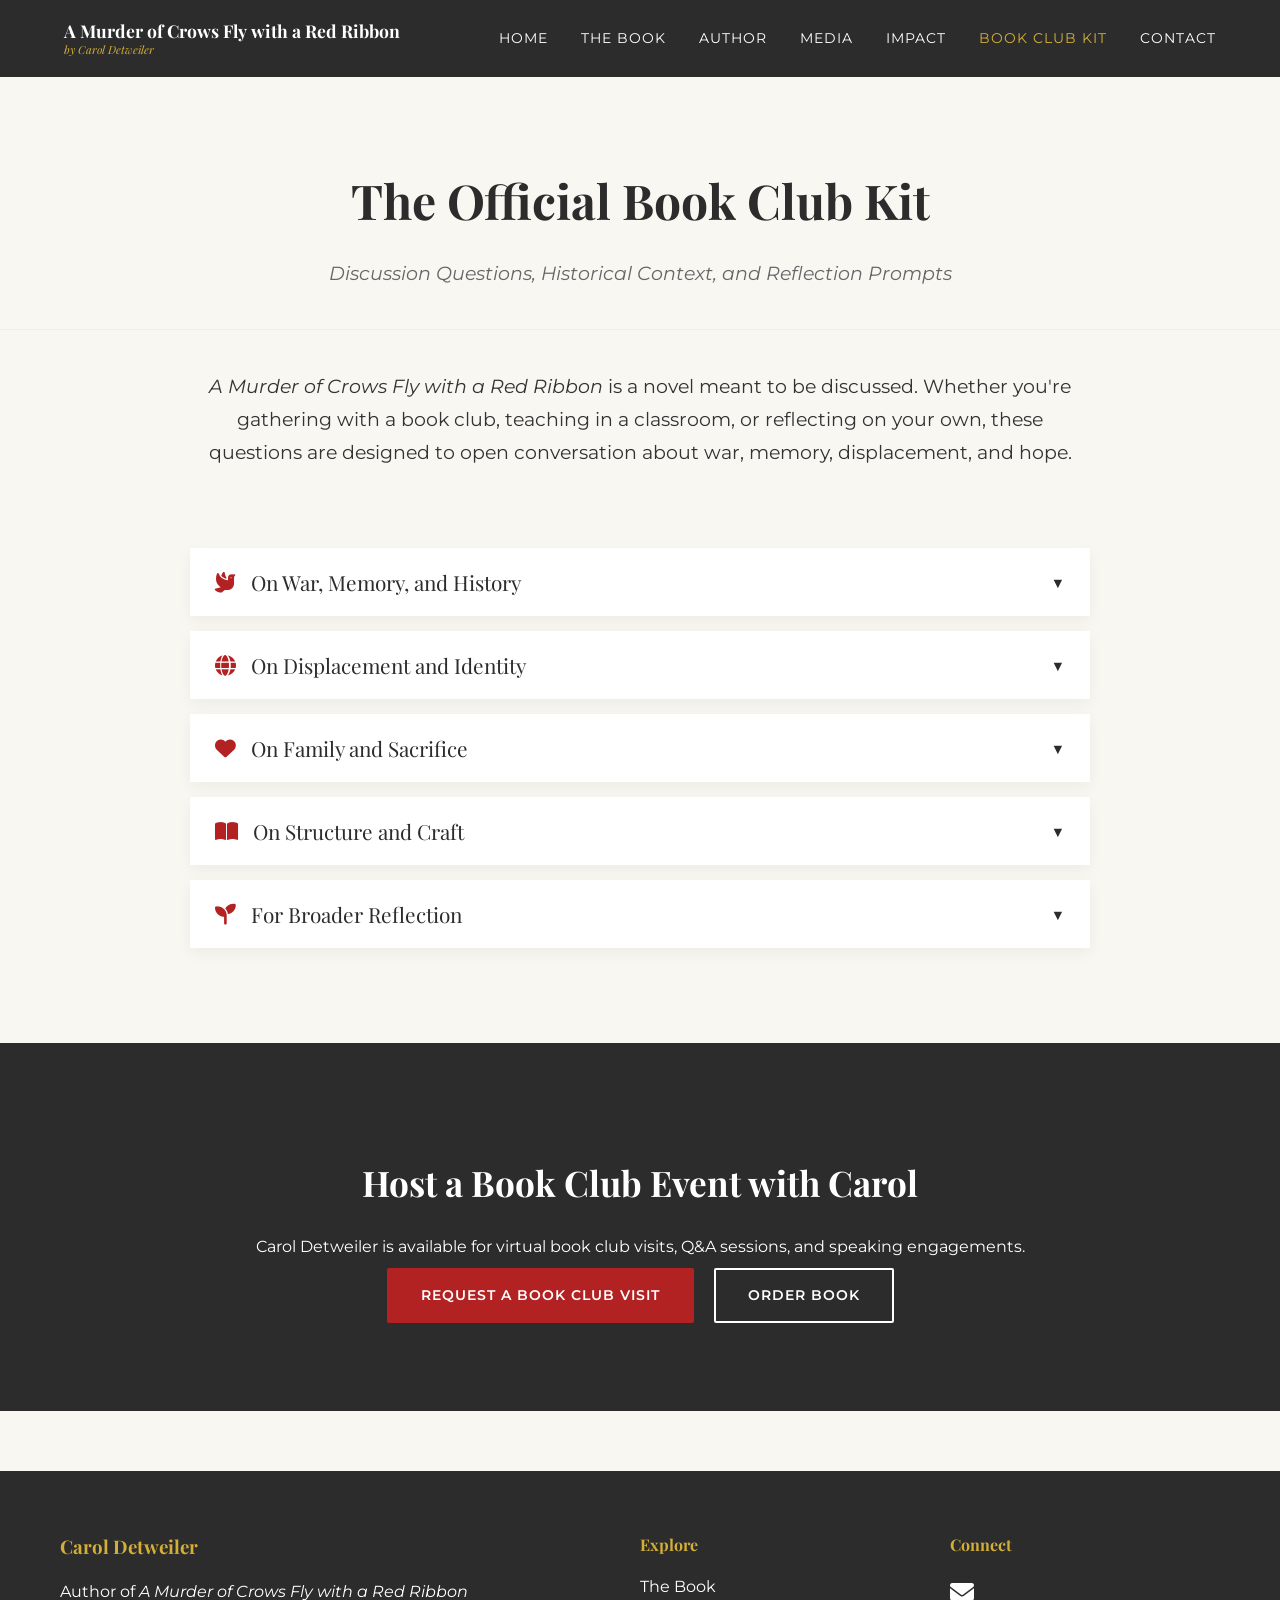
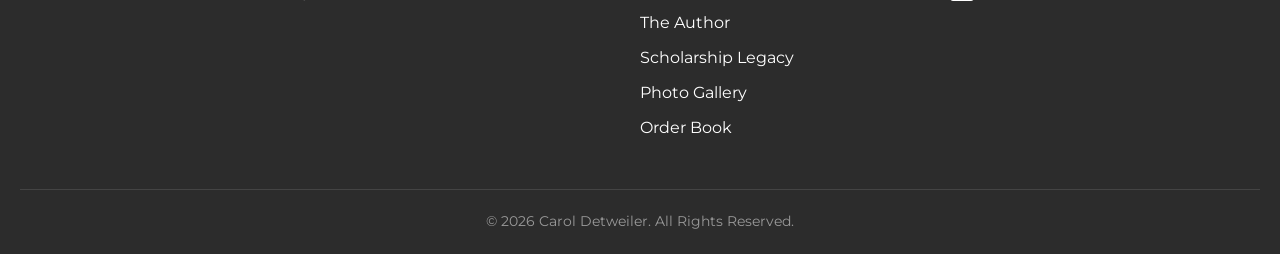
<file: book-club.html>
<!DOCTYPE html>
<html lang="en">
<head>
<meta charset="UTF-8">
<meta name="viewport" content="width=device-width, initial-scale=1.0">
<title>Book Club Kit: 15 Discussion Questions | Carol Detweiler</title>
<!-- SEO -->
<meta name="description" content="A free book club kit for A Murder of Crows Fly with a Red Ribbon: 15 discussion questions on war, memory, displacement, family, and hope.">
<link rel="canonical" href="https://REPLACE-WITH-DOMAIN/book-club.html">
<meta property="og:site_name" content="Carol Detweiler">
<meta property="og:locale" content="en_US">
<meta property="og:type" content="website">
<meta property="og:title" content="Book Club Kit: 15 Discussion Questions | Carol Detweiler">
<meta property="og:description" content="A free book club kit for A Murder of Crows Fly with a Red Ribbon: 15 discussion questions on war, memory, displacement, family, and hope.">
<meta property="og:url" content="https://REPLACE-WITH-DOMAIN/book-club.html">
<meta property="og:image" content="https://REPLACE-WITH-DOMAIN/images/book-cover.jpg">
<meta property="og:image:alt" content="Cover of A Murder of Crows Fly with a Red Ribbon by Carol Detweiler">
<meta name="twitter:card" content="summary_large_image">
<meta name="twitter:title" content="Book Club Kit: 15 Discussion Questions | Carol Detweiler">
<meta name="twitter:description" content="A free book club kit for A Murder of Crows Fly with a Red Ribbon: 15 discussion questions on war, memory, displacement, family, and hope.">
<meta name="twitter:image" content="https://REPLACE-WITH-DOMAIN/images/book-cover.jpg">
<link rel="preconnect" href="https://fonts.googleapis.com">
<link rel="preconnect" href="https://fonts.gstatic.com" crossorigin>
<!-- Favicon -->
<link rel="icon" type="image/png" href="images/favicon.png">
<!-- For Apple devices -->
<link rel="apple-touch-icon" href="images/apple-touch-icon.png">
<link href="https://fonts.googleapis.com/css2?family=Montserrat:wght@300;400;600;700&family=Playfair+Display:ital,wght@0,400;0,700;1,400&display=swap" rel="stylesheet">
<link rel="stylesheet" href="https://cdnjs.cloudflare.com/ajax/libs/font-awesome/6.4.0/css/all.min.css">
<link rel="stylesheet" href="css/styles.css">


<script type="application/ld+json">
{
 "@context": "https://schema.org",
 "@graph": [
  {
   "@type": "BreadcrumbList",
   "@id": "https://REPLACE-WITH-DOMAIN/book-club.html#breadcrumb",
   "itemListElement": [
    {
     "@type": "ListItem",
     "position": 1,
     "name": "Home",
     "item": "https://REPLACE-WITH-DOMAIN/"
    },
    {
     "@type": "ListItem",
     "position": 2,
     "name": "Book Club Kit",
     "item": "https://REPLACE-WITH-DOMAIN/book-club.html"
    }
   ]
  }
 ]
}
</script>
</head>
<body>
<header>
<nav class="navbar">
<a href="index.html" class="logo">
<span class="logo-title">A Murder of Crows Fly with a Red Ribbon</span>
<span class="logo-author">by Carol Detweiler</span>
</a>
<ul class="nav-links">
<li><a href="index.html">Home</a></li>
<li><a href="about-book.html">The Book</a></li>
<li><a href="about-author.html">Author</a></li>
<li><a href="interview.html">Media</a></li>
<li><a href="scholarship.html">Impact</a></li>
<li><a href="book-club.html" class="active">Book Club Kit</a></li>
<li><a href="contact.html">Contact</a></li>
</ul>
<div class="burger"><div class="line1"></div><div class="line2"></div><div class="line3"></div></div>
</nav>
</header>

<main class="page-padding">
<section class="page-header">
<div class="container">
<h1 class="page-title">The Official Book Club Kit</h1>
<p class="subtitle">Discussion Questions, Historical Context, and Reflection Prompts</p>
</div>
</section>

<section class="book-club-intro">
<div class="container">
<p class="lead-text"><em>A Murder of Crows Fly with a Red Ribbon</em> is a novel meant to be discussed. Whether you're gathering with a book club, teaching in a classroom, or reflecting on your own, these questions are designed to open conversation about war, memory, displacement, and hope.</p>
</div>
</section>

<section class="accordion-section">
<div class="container">

<div class="accordion">
<button class="accordion-header"><i class="fas fa-dove"></i> On War, Memory, and History <span class="arrow">▼</span></button>
<div class="accordion-body">
<ol>
<li>The novel opens with Ariana recalling a peaceful Easter morning before moving into the escalating violence of the war. Why do you think the author chose to structure the story this way, rather than telling it in strict chronological order?</li>
<li>The title draws on the historical meaning of "Kosovo" ("field of blackbirds") and the old term "a murder of crows." How does this imagery shape the tone of the novel? What do the crows come to represent by the end?</li>
<li>The book includes historical figures — Milosevic, Rugova, Clinton, Madeleine Albright — alongside its fictional characters. How did weaving real history into a fictional narrative affect your reading experience?</li>
<li>Detweiler explains in her preface that she combined and altered real refugees' experiences to protect their identities. Does knowing the story is "based on truth but not literally true" change how you engage with it?</li>
</ol>
</div>
</div>

<div class="accordion">
<button class="accordion-header"><i class="fas fa-globe"></i> On Displacement and Identity <span class="arrow">▼</span></button>
<div class="accordion-body">
<ol start="5">
<li>Ariana travels on false papers, essentially becoming someone else in order to survive. What does this forced loss of identity cost her, even before she reaches safety?</li>
<li>Several characters are scattered across different countries — Kosova, Italy, Montenegro, England, New York. How does the novel portray the particular loneliness of not knowing where your family members are?</li>
<li>For the characters who reach the United States, arriving safely doesn't mean the struggle is over. What did you notice about how the book portrays the emotional and cultural adjustment of resettlement, separate from the trauma of the war itself?</li>
<li>The red ribbon and the small red knife are physical objects Ariana carries throughout her journey. What do you think they mean to her, and did that meaning shift for you as the story progressed?</li>
</ol>
</div>
</div>

<div class="accordion">
<button class="accordion-header"><i class="fas fa-heart"></i> On Family and Sacrifice <span class="arrow">▼</span></button>
<div class="accordion-body">
<ol start="9">
<li>The Gashi brothers are separated by circumstance — some already abroad, some still in Kosova as danger closes in. How does the novel explore the guilt or helplessness of the family members who are safe while others are not?</li>
<li>Faith and doubt both appear in Ariana's reflections, particularly around the cross her grandmother gave her. How does the novel handle the tension between hope and disillusionment during periods of extreme hardship?</li>
</ol>
</div>
</div>

<div class="accordion">
<button class="accordion-header"><i class="fas fa-book-open"></i> On Structure and Craft <span class="arrow">▼</span></button>
<div class="accordion-body">
<ol start="11">
<li>The novel is told through multiple perspectives and jumps between timelines and locations. Did you find this approach effective for conveying the scale and confusion of the war, or did you wish for a more linear telling?</li>
<li>The book closes with an appendix including a historical timeline, President Clinton's speech, and information about the real scholarship program that helped resettle Kosovar students. Why might the author have chosen to include these alongside the fiction?</li>
</ol>
</div>
</div>

<div class="accordion">
<button class="accordion-header"><i class="fas fa-seedling"></i> For Broader Reflection <span class="arrow">▼</span></button>
<div class="accordion-body">
<ol start="13">
<li>What responsibility do you think fiction has in preserving histories that might otherwise be forgotten or under-covered?</li>
<li>The author founded a real program helping Kosovar refugees attend U.S. colleges. How did knowing this personal connection to the events change how you read the novel?</li>
<li>What does this novel add to your understanding of the Kosova war that a history book or news account might not capture?</li>
</ol>
</div>
</div>

</div>
</section>

<section class="cta-band alt-bg">
<div class="container center-cta">
<h2>Host a Book Club Event with Carol</h2>
<p>Carol Detweiler is available for virtual book club visits, Q&amp;A sessions, and speaking engagements.</p>
<a href="contact.html" class="btn btn-primary">Request a Book Club Visit</a>
<a href="https://www.amazon.com/dp/B0FV8RF5YW?lv=shuf&channelId=500&plpRedirect=mhFallback" class="btn btn-secondary" target="_blank" rel="noopener noreferrer">Order Book</a>
</div>
</section>
</main>

<footer>
<div class="footer-content container">
<div class="footer-col"><h3>Carol Detweiler</h3><p>Author of <em>A Murder of Crows Fly with a Red Ribbon</em></p></div>
<div class="footer-col"><h4>Explore</h4><ul><li><a href="about-book.html">The Book</a></li><li><a href="about-author.html">The Author</a></li><li><a href="scholarship.html">Scholarship Legacy</a></li><li><a href="gallery.html">Photo Gallery</a></li><li><a href="https://www.amazon.com/dp/B0FV8RF5YW?lv=shuf&channelId=500&plpRedirect=mhFallback" target="_blank" rel="noopener noreferrer">Order Book</a></li></ul></div>
<div class="footer-col"><h4>Connect</h4><div class="socials"><a href="mailto:CrowsRedRibbon@gmail.com" aria-label="Email"><i class="fas fa-envelope"></i></a></div></div>
</div>
<div class="footer-bottom"><p>&copy; 2026 Carol Detweiler. All Rights Reserved.</p></div>
</footer>

<script src="js/scripts.js"></script>
</body>
</html>
</file>
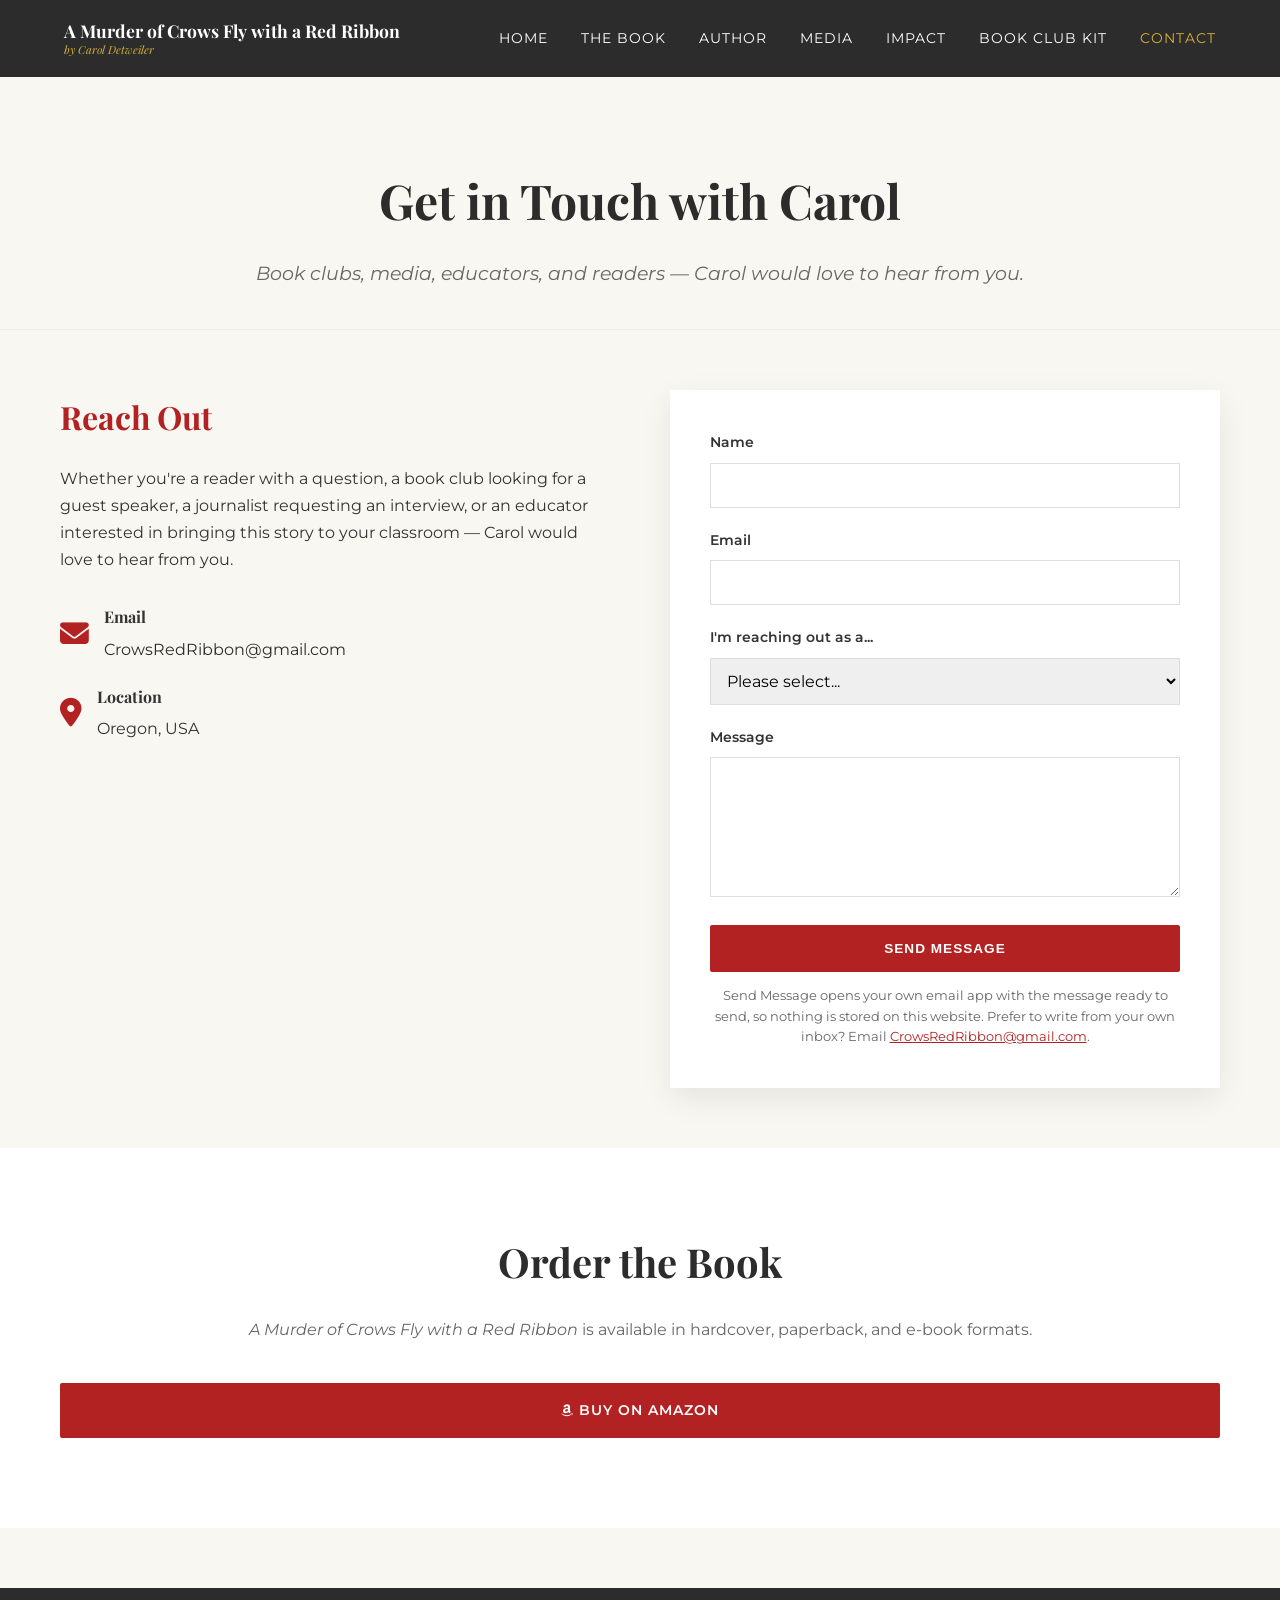
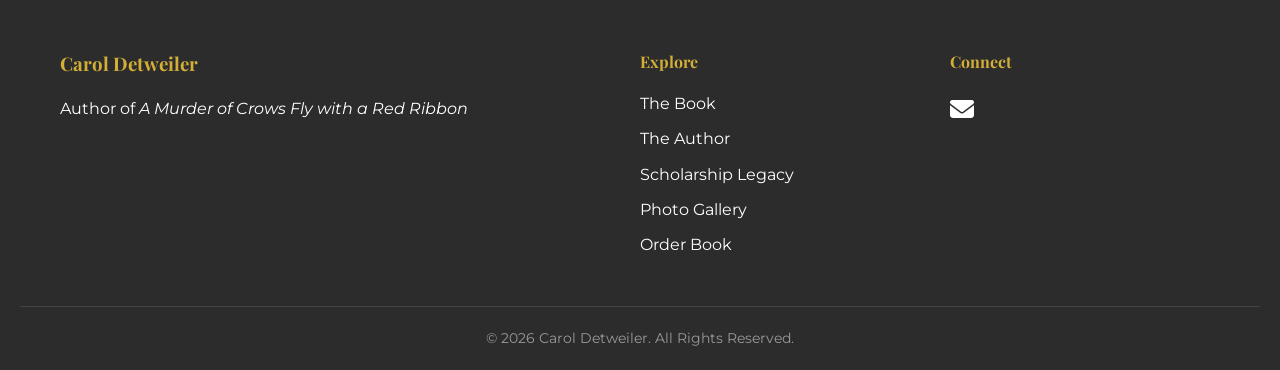
<file: contact.html>
<!DOCTYPE html>
<html lang="en">
<head>
<meta charset="UTF-8">
<meta name="viewport" content="width=device-width, initial-scale=1.0">
<title>Contact Carol Detweiler | Book Clubs, Media & Speaking</title>
<!-- SEO -->
<meta name="description" content="Contact author Carol Detweiler for book club visits, media interviews, classroom visits, and speaking engagements. Based in Oregon, available remotely.">
<link rel="canonical" href="https://REPLACE-WITH-DOMAIN/contact.html">
<meta property="og:site_name" content="Carol Detweiler">
<meta property="og:locale" content="en_US">
<meta property="og:type" content="website">
<meta property="og:title" content="Contact Carol Detweiler | Book Clubs, Media & Speaking">
<meta property="og:description" content="Contact author Carol Detweiler for book club visits, media interviews, classroom visits, and speaking engagements. Based in Oregon, available remotely.">
<meta property="og:url" content="https://REPLACE-WITH-DOMAIN/contact.html">
<meta property="og:image" content="https://REPLACE-WITH-DOMAIN/images/book-cover.jpg">
<meta property="og:image:alt" content="Cover of A Murder of Crows Fly with a Red Ribbon by Carol Detweiler">
<meta name="twitter:card" content="summary_large_image">
<meta name="twitter:title" content="Contact Carol Detweiler | Book Clubs, Media & Speaking">
<meta name="twitter:description" content="Contact author Carol Detweiler for book club visits, media interviews, classroom visits, and speaking engagements. Based in Oregon, available remotely.">
<meta name="twitter:image" content="https://REPLACE-WITH-DOMAIN/images/book-cover.jpg">
<link rel="preconnect" href="https://fonts.googleapis.com">
<link rel="preconnect" href="https://fonts.gstatic.com" crossorigin>
<!-- Favicon -->
<link rel="icon" type="image/png" href="images/favicon.png">
<!-- For Apple devices -->
<link rel="apple-touch-icon" href="images/apple-touch-icon.png">
<link href="https://fonts.googleapis.com/css2?family=Montserrat:wght@300;400;600;700&family=Playfair+Display:ital,wght@0,400;0,700;1,400&display=swap" rel="stylesheet">
<link rel="stylesheet" href="https://cdnjs.cloudflare.com/ajax/libs/font-awesome/6.4.0/css/all.min.css">
<link rel="stylesheet" href="css/styles.css">


<script type="application/ld+json">
{
 "@context": "https://schema.org",
 "@graph": [
  {
   "@type": "BreadcrumbList",
   "@id": "https://REPLACE-WITH-DOMAIN/contact.html#breadcrumb",
   "itemListElement": [
    {
     "@type": "ListItem",
     "position": 1,
     "name": "Home",
     "item": "https://REPLACE-WITH-DOMAIN/"
    },
    {
     "@type": "ListItem",
     "position": 2,
     "name": "Contact",
     "item": "https://REPLACE-WITH-DOMAIN/contact.html"
    }
   ]
  }
 ]
}
</script>
</head>
<body>
<header>
<nav class="navbar">
<a href="index.html" class="logo">
<span class="logo-title">A Murder of Crows Fly with a Red Ribbon</span>
<span class="logo-author">by Carol Detweiler</span>
</a>
<ul class="nav-links">
<li><a href="index.html">Home</a></li>
<li><a href="about-book.html">The Book</a></li>
<li><a href="about-author.html">Author</a></li>
<li><a href="interview.html">Media</a></li>
<li><a href="scholarship.html">Impact</a></li>
<li><a href="book-club.html">Book Club Kit</a></li>
<li><a href="contact.html" class="active">Contact</a></li>
</ul>
<div class="burger"><div class="line1"></div><div class="line2"></div><div class="line3"></div></div>
</nav>
</header>

<main class="page-padding">
<section class="page-header">
<div class="container">
<h1 class="page-title">Get in Touch with Carol</h1>
<p class="subtitle">Book clubs, media, educators, and readers — Carol would love to hear from you.</p>
</div>
</section>

<section class="contact-section">
<div class="container">
<div class="contact-grid">
<div class="contact-info">
<h2>Reach Out</h2>
<p>Whether you're a reader with a question, a book club looking for a guest speaker, a journalist requesting an interview, or an educator interested in bringing this story to your classroom — Carol would love to hear from you.</p>
<div class="contact-methods">
<div class="contact-method"><i class="fas fa-envelope"></i><div><h3>Email</h3><a href="mailto:CrowsRedRibbon@gmail.com">CrowsRedRibbon@gmail.com</a></div></div>
<div class="contact-method"><i class="fas fa-map-marker-alt"></i><div><h3>Location</h3><p>Oregon, USA</p></div></div>
</div>
</div>

<form class="contact-form" onsubmit="handleFormSubmit(event)">
<div class="form-group"><label for="name">Name</label><input type="text" id="name" name="name" required></div>
<div class="form-group"><label for="email">Email</label><input type="email" id="email" name="email" required></div>
<div class="form-group"><label for="reason">I'm reaching out as a...</label>
<select id="reason" name="reason" required>
<option value="">Please select...</option>
<option>Reader</option>
<option>Book Club Host</option>
<option>Educator</option>
<option>Journalist / Media</option>
<option>Scholarship Inquiry</option>
<option>Other</option>
</select></div>
<div class="form-group"><label for="message">Message</label><textarea id="message" name="message" rows="6" required></textarea></div>
<button type="submit" class="btn btn-primary btn-block">Send Message</button>
<p class="form-note">Send Message opens your own email app with the message ready to send, so nothing is stored on this website. Prefer to write from your own inbox? Email <a href="mailto:CrowsRedRibbon@gmail.com">CrowsRedRibbon@gmail.com</a>.</p>
<p class="form-status" id="form-status" role="status" aria-live="polite"></p>
</form>
</div>
</div>
</section>

<section class="order-book alt-bg">
<div class="container">
<h2 class="section-title">Order the Book</h2>
<p class="section-intro"><em>A Murder of Crows Fly with a Red Ribbon</em> is available in hardcover, paperback, and e-book formats.</p>
<div class="center-cta">
<a href="https://www.amazon.com/dp/B0FV8RF5YW?lv=shuf&channelId=500&plpRedirect=mhFallback" class="btn btn-primary btn-block" target="_blank" rel="noopener noreferrer"><i class="fab fa-amazon"></i> Buy on Amazon</a>
</div>
</div>
</section>
</main>

<footer>
<div class="footer-content container">
<div class="footer-col"><h3>Carol Detweiler</h3><p>Author of <em>A Murder of Crows Fly with a Red Ribbon</em></p></div>
<div class="footer-col"><h4>Explore</h4><ul><li><a href="about-book.html">The Book</a></li><li><a href="about-author.html">The Author</a></li><li><a href="scholarship.html">Scholarship Legacy</a></li><li><a href="gallery.html">Photo Gallery</a></li><li><a href="https://www.amazon.com/dp/B0FV8RF5YW?lv=shuf&channelId=500&plpRedirect=mhFallback" target="_blank" rel="noopener noreferrer">Order Book</a></li></ul></div>
<div class="footer-col"><h4>Connect</h4><div class="socials"><a href="mailto:CrowsRedRibbon@gmail.com" aria-label="Email"><i class="fas fa-envelope"></i></a></div></div>
</div>
<div class="footer-bottom"><p>&copy; 2026 Carol Detweiler. All Rights Reserved.</p></div>
</footer>

<script src="js/scripts.js"></script>
</body>
</html>
</file>
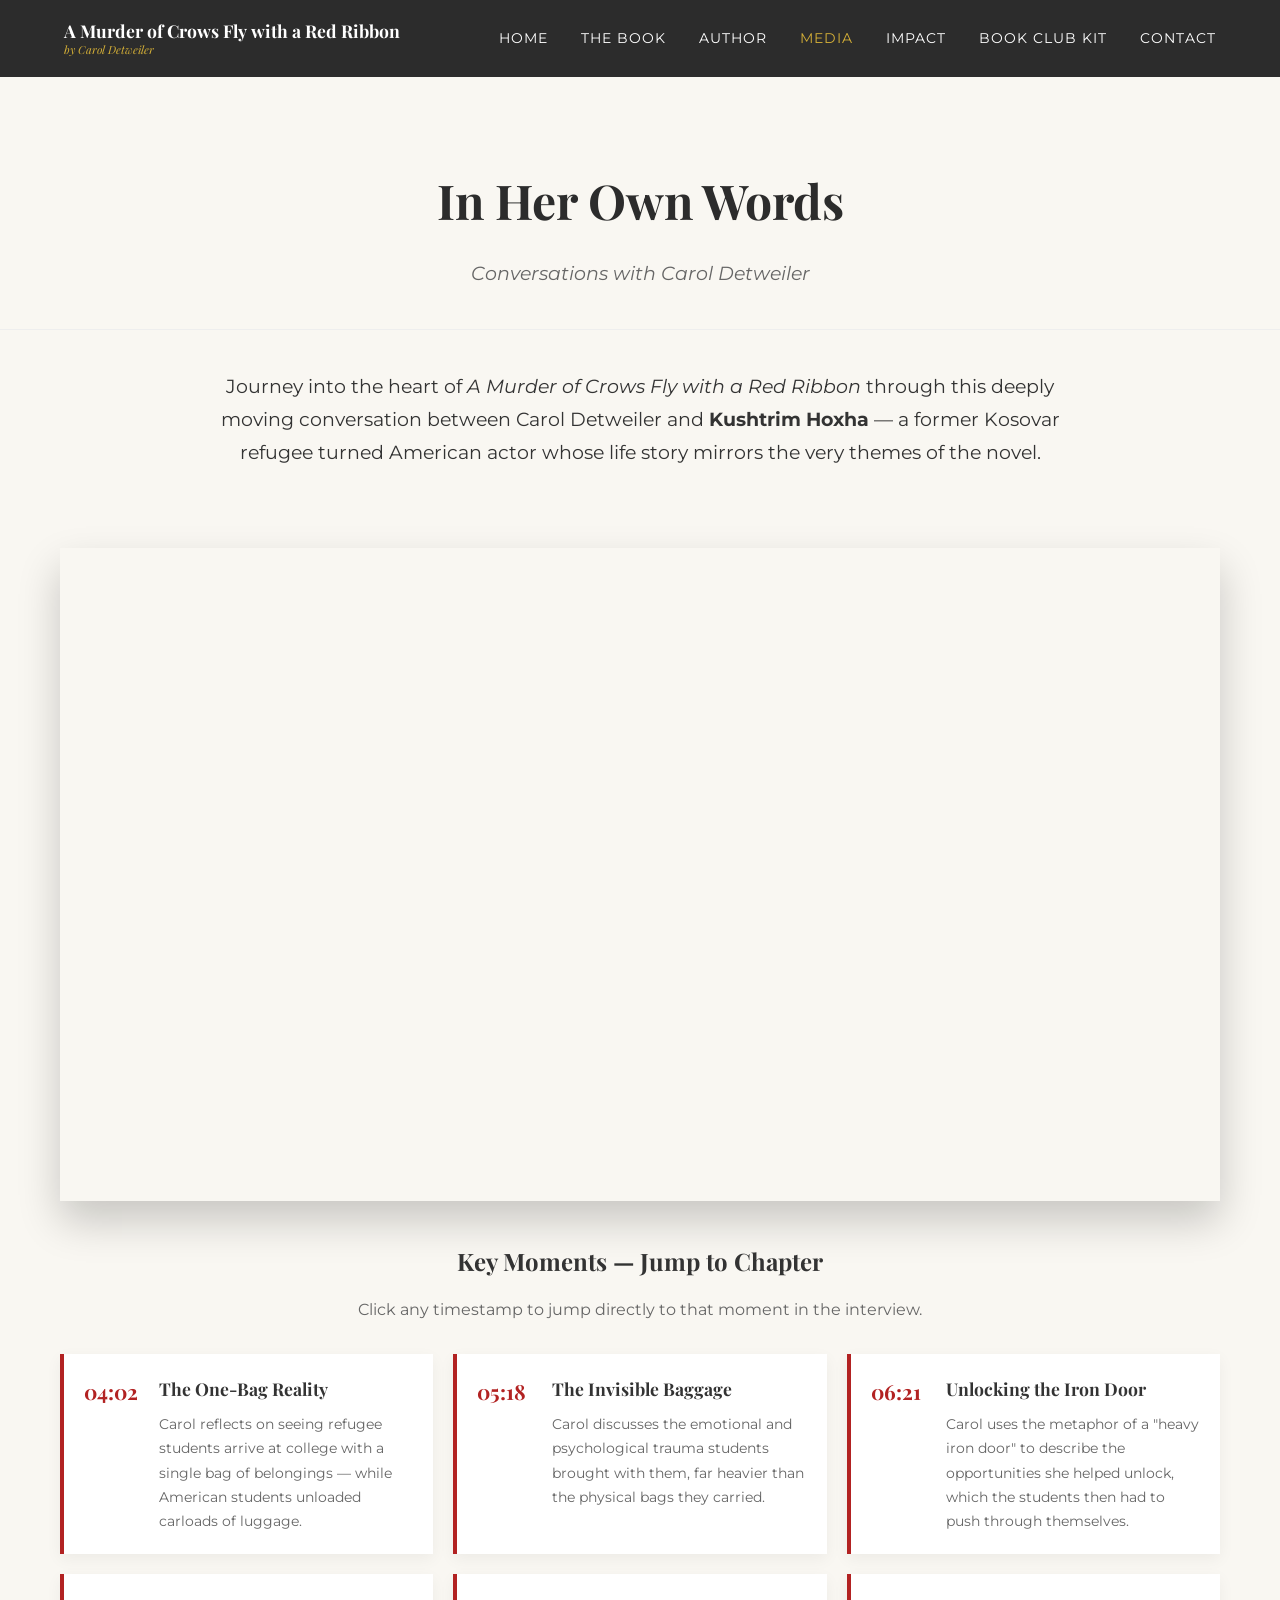
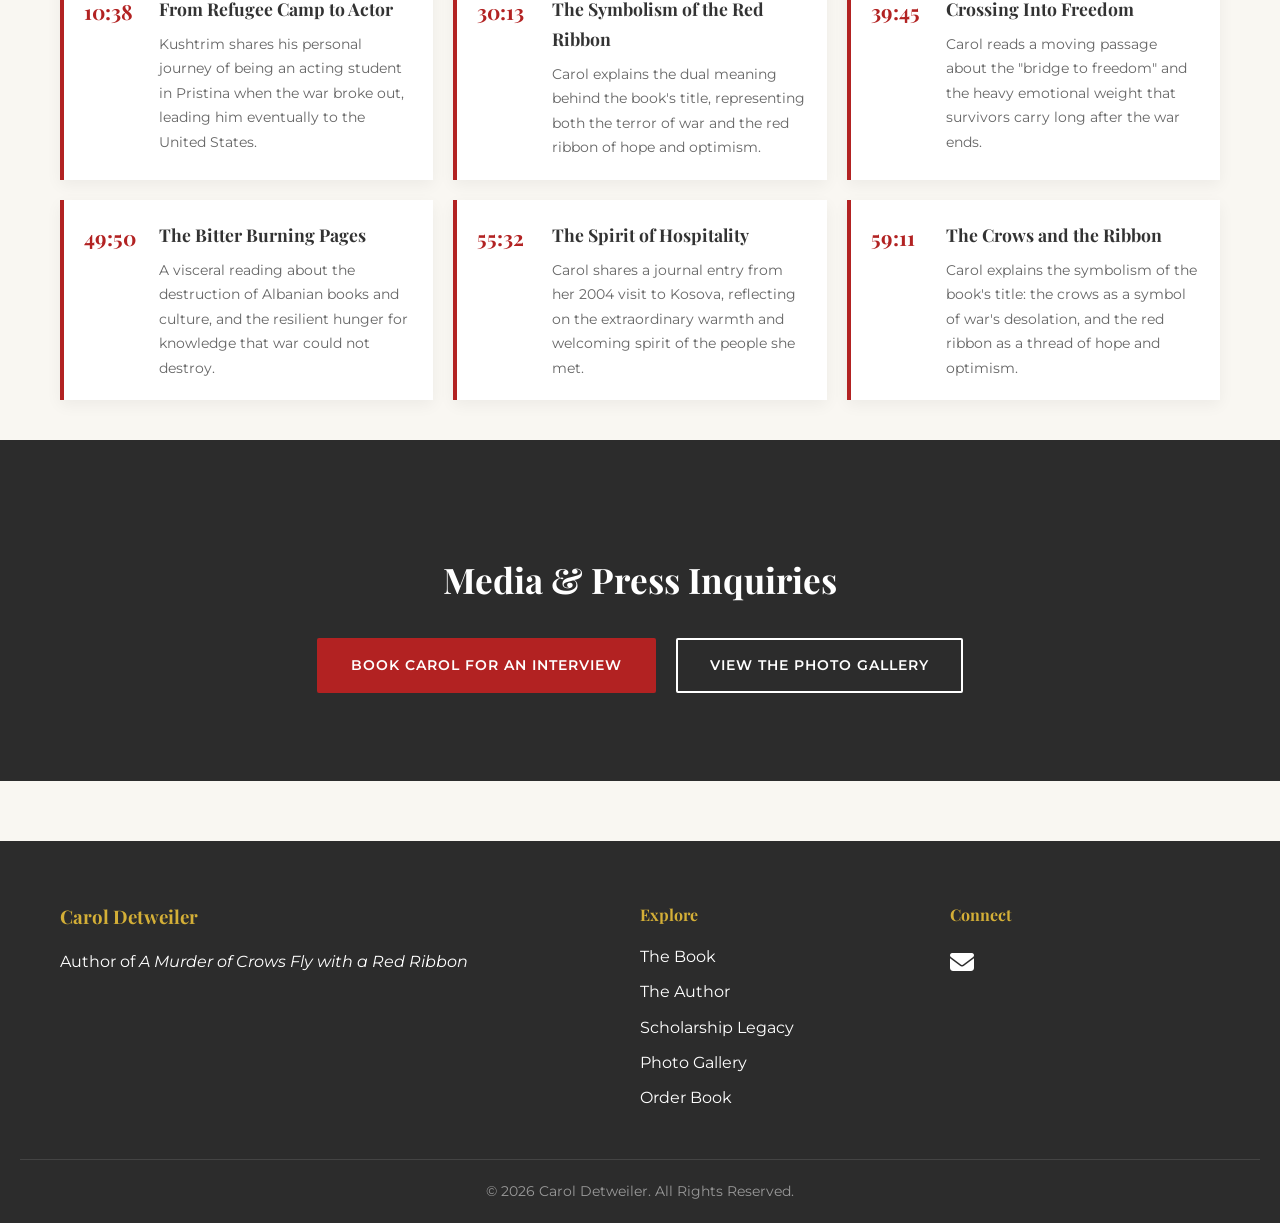
<file: interview.html>
<!DOCTYPE html>
<html lang="en">
<head>
<meta charset="UTF-8">
<meta name="viewport" content="width=device-width, initial-scale=1.0">
<title>Carol Detweiler Interview: The Kosova War Novel</title>
<!-- SEO -->
<meta name="description" content="Watch Carol Detweiler discuss the Kosova war, her refugees' stories, and the red ribbon with actor Kushtrim Hoxha - jump straight to any moment by chapter.">
<link rel="canonical" href="https://REPLACE-WITH-DOMAIN/interview.html">
<meta property="og:site_name" content="Carol Detweiler">
<meta property="og:locale" content="en_US">
<meta property="og:type" content="video.other">
<meta property="og:title" content="Carol Detweiler Interview | A Murder of Crows Fly with a Red Ribbon">
<meta property="og:description" content="Watch Carol Detweiler discuss the Kosova war, her refugees' stories, and the red ribbon with actor Kushtrim Hoxha - jump straight to any moment by chapter.">
<meta property="og:url" content="https://REPLACE-WITH-DOMAIN/interview.html">
<meta property="og:image" content="https://REPLACE-WITH-DOMAIN/images/book-cover.jpg">
<meta property="og:image:alt" content="Cover of A Murder of Crows Fly with a Red Ribbon by Carol Detweiler">
<meta name="twitter:card" content="summary_large_image">
<meta name="twitter:title" content="Carol Detweiler Interview | A Murder of Crows Fly with a Red Ribbon">
<meta name="twitter:description" content="Watch Carol Detweiler discuss the Kosova war, her refugees' stories, and the red ribbon with actor Kushtrim Hoxha - jump straight to any moment by chapter.">
<meta name="twitter:image" content="https://REPLACE-WITH-DOMAIN/images/book-cover.jpg">
<link rel="preconnect" href="https://fonts.googleapis.com">
<link rel="preconnect" href="https://fonts.gstatic.com" crossorigin>
<!-- Favicon -->
<link rel="icon" type="image/png" href="images/favicon.png">
<!-- For Apple devices -->
<link rel="apple-touch-icon" href="images/apple-touch-icon.png">
<link href="https://fonts.googleapis.com/css2?family=Montserrat:wght@300;400;600;700&family=Playfair+Display:ital,wght@0,400;0,700;1,400&display=swap" rel="stylesheet">
<link rel="stylesheet" href="https://cdnjs.cloudflare.com/ajax/libs/font-awesome/6.4.0/css/all.min.css">
<link rel="stylesheet" href="css/styles.css">


<script type="application/ld+json">
{
 "@context": "https://schema.org",
 "@graph": [
  {
   "@type": "BreadcrumbList",
   "@id": "https://REPLACE-WITH-DOMAIN/interview.html#breadcrumb",
   "itemListElement": [
    {
     "@type": "ListItem",
     "position": 1,
     "name": "Home",
     "item": "https://REPLACE-WITH-DOMAIN/"
    },
    {
     "@type": "ListItem",
     "position": 2,
     "name": "Media",
     "item": "https://REPLACE-WITH-DOMAIN/interview.html"
    }
   ]
  }
 ]
}
</script>
</head>
<body>
<header>
<nav class="navbar">
<a href="index.html" class="logo">
<span class="logo-title">A Murder of Crows Fly with a Red Ribbon</span>
<span class="logo-author">by Carol Detweiler</span>
</a>
<ul class="nav-links">
<li><a href="index.html">Home</a></li>
<li><a href="about-book.html">The Book</a></li>
<li><a href="about-author.html">Author</a></li>
<li><a href="interview.html" class="active">Media</a></li>
<li><a href="scholarship.html">Impact</a></li>
<li><a href="book-club.html">Book Club Kit</a></li>
<li><a href="contact.html">Contact</a></li>
</ul>
<div class="burger"><div class="line1"></div><div class="line2"></div><div class="line3"></div></div>
</nav>
</header>

<main class="page-padding">
<section class="page-header">
<div class="container">
<h1 class="page-title">In Her Own Words</h1>
<p class="subtitle">Conversations with Carol Detweiler</p>
</div>
</section>

<section class="interview-intro">
<div class="container">
<p class="lead-text">Journey into the heart of <em>A Murder of Crows Fly with a Red Ribbon</em> through this deeply moving conversation between Carol Detweiler and <strong>Kushtrim Hoxha</strong> — a former Kosovar refugee turned American actor whose life story mirrors the very themes of the novel.</p>
</div>
</section>

<section class="video-hub">
<div class="container">
<div class="video-container">
<div id="player"></div>
</div>

<div class="jump-points">
<h2>Key Moments — Jump to Chapter</h2>
<p class="jump-intro">Click any timestamp to jump directly to that moment in the interview.</p>
<ul class="timestamp-list">
  <li onclick="seekTo(242)" tabindex="0" role="button">
    <div class="timestamp-time">04:02</div>
    <div class="timestamp-content">
      <h3>The One-Bag Reality</h3>
      <p>Carol reflects on seeing refugee students arrive at college with a single bag of belongings — while American students unloaded carloads of luggage.</p>
    </div>
  </li>
  <li onclick="seekTo(318)" tabindex="0" role="button">
    <div class="timestamp-time">05:18</div>
    <div class="timestamp-content">
      <h3>The Invisible Baggage</h3>
      <p>Carol discusses the emotional and psychological trauma students brought with them, far heavier than the physical bags they carried.</p>
    </div>
  </li>
  <li onclick="seekTo(381)" tabindex="0" role="button">
    <div class="timestamp-time">06:21</div>
    <div class="timestamp-content">
      <h3>Unlocking the Iron Door</h3>
      <p>Carol uses the metaphor of a "heavy iron door" to describe the opportunities she helped unlock, which the students then had to push through themselves.</p>
    </div>
  </li>
  <li onclick="seekTo(638)" tabindex="0" role="button">
    <div class="timestamp-time">10:38</div>
    <div class="timestamp-content">
      <h3>From Refugee Camp to Actor</h3>
      <p>Kushtrim shares his personal journey of being an acting student in Pristina when the war broke out, leading him eventually to the United States.</p>
    </div>
  </li>
  <li onclick="seekTo(1813)" tabindex="0" role="button">
    <div class="timestamp-time">30:13</div>
    <div class="timestamp-content">
      <h3>The Symbolism of the Red Ribbon</h3>
      <p>Carol explains the dual meaning behind the book's title, representing both the terror of war and the red ribbon of hope and optimism.</p>
    </div>
  </li>
  <li onclick="seekTo(2385)" tabindex="0" role="button">
  <div class="timestamp-time">39:45</div>
  <div class="timestamp-content">
    <h3>Crossing Into Freedom</h3>
    <p>Carol reads a moving passage about the "bridge to freedom" and the heavy emotional weight that survivors carry long after the war ends.</p>
  </div>
</li>

<li onclick="seekTo(2990)" tabindex="0" role="button">
  <div class="timestamp-time">49:50</div>
  <div class="timestamp-content">
    <h3>The Bitter Burning Pages</h3>
    <p>A visceral reading about the destruction of Albanian books and culture, and the resilient hunger for knowledge that war could not destroy.</p>
  </div>
</li>

<li onclick="seekTo(3332)" tabindex="0" role="button">
  <div class="timestamp-time">55:32</div>
  <div class="timestamp-content">
    <h3>The Spirit of Hospitality</h3>
    <p>Carol shares a journal entry from her 2004 visit to Kosova, reflecting on the extraordinary warmth and welcoming spirit of the people she met.</p>
  </div>
</li>

<li onclick="seekTo(3551)" tabindex="0" role="button">
  <div class="timestamp-time">59:11</div>
  <div class="timestamp-content">
    <h3>The Crows and the Ribbon</h3>
    <p>Carol explains the symbolism of the book's title: the crows as a symbol of war's desolation, and the red ribbon as a thread of hope and optimism.</p>
  </div>
</li>
</ul>
</div>
</div>
</section>

<section class="cta-band">
<div class="container center-cta">
<h2>Media &amp; Press Inquiries</h2>
<a href="contact.html" class="btn btn-primary">Book Carol for an Interview</a>
<a href="gallery.html" class="btn btn-secondary">View the Photo Gallery</a>
</div>
</section>
</main>

<footer>
<div class="footer-content container">
<div class="footer-col"><h3>Carol Detweiler</h3><p>Author of <em>A Murder of Crows Fly with a Red Ribbon</em></p></div>
<div class="footer-col"><h4>Explore</h4><ul><li><a href="about-book.html">The Book</a></li><li><a href="about-author.html">The Author</a></li><li><a href="scholarship.html">Scholarship Legacy</a></li><li><a href="gallery.html">Photo Gallery</a></li><li><a href="https://www.amazon.com/dp/B0FV8RF5YW?lv=shuf&channelId=500&plpRedirect=mhFallback" target="_blank" rel="noopener noreferrer">Order Book</a></li></ul></div>
<div class="footer-col"><h4>Connect</h4><div class="socials"><a href="mailto:CrowsRedRibbon@gmail.com" aria-label="Email"><i class="fas fa-envelope"></i></a></div></div>
</div>
<div class="footer-bottom"><p>&copy; 2026 Carol Detweiler. All Rights Reserved.</p></div>
</footer>

<script src="js/scripts.js"></script>
<script src="https://www.youtube.com/iframe_api"></script>
</body>
</html>
</file>
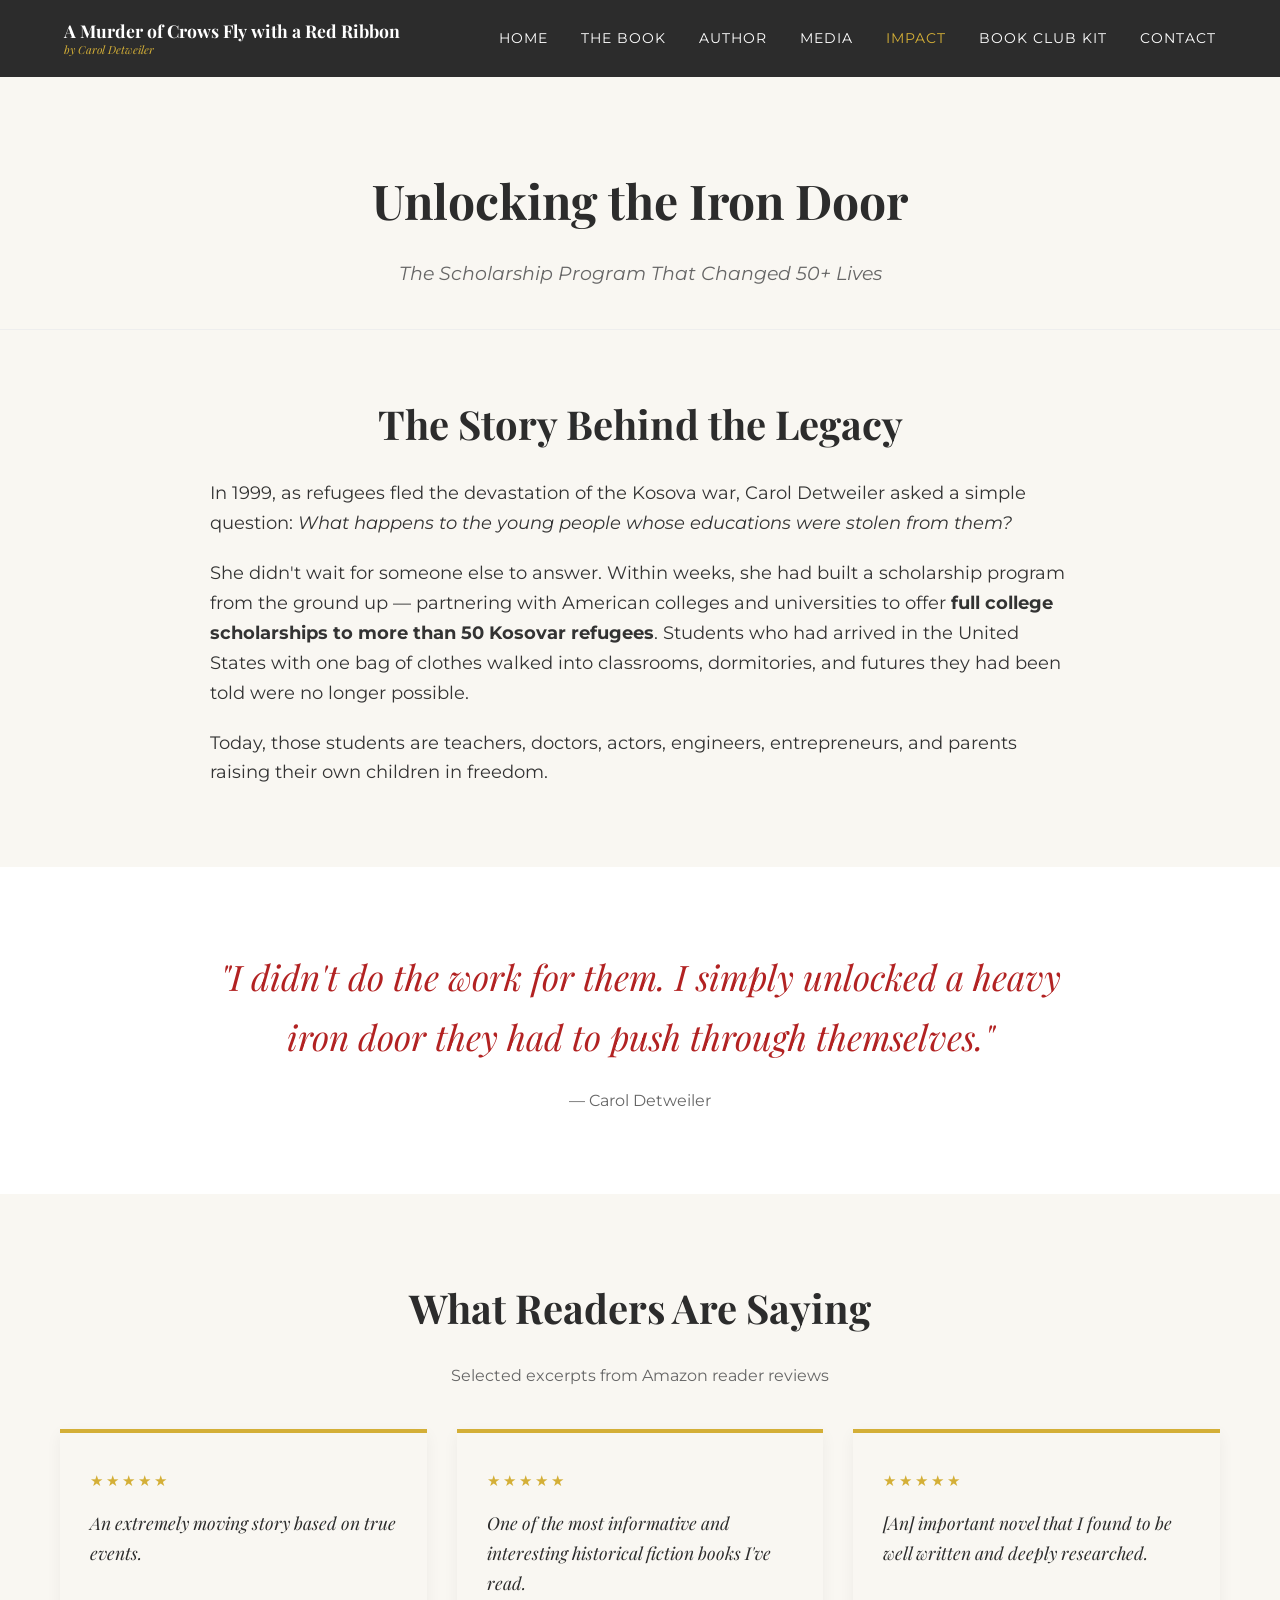
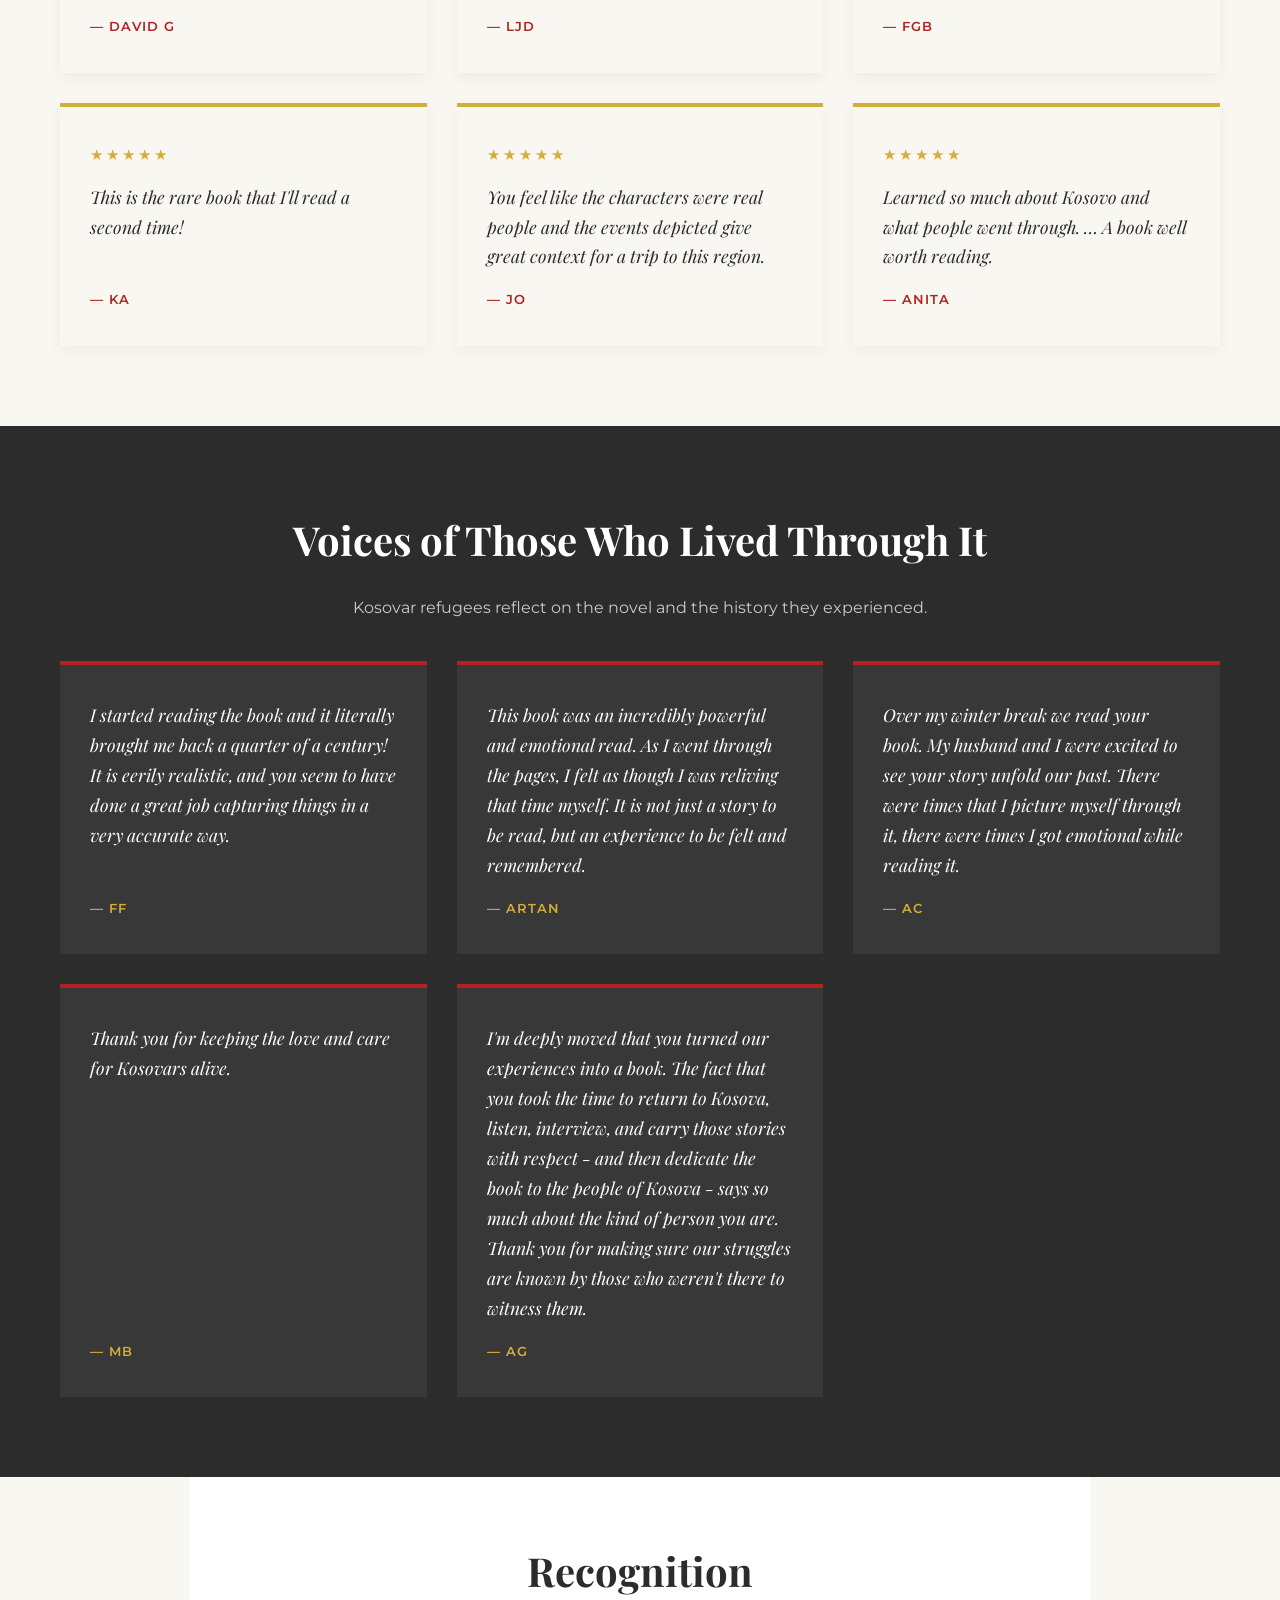
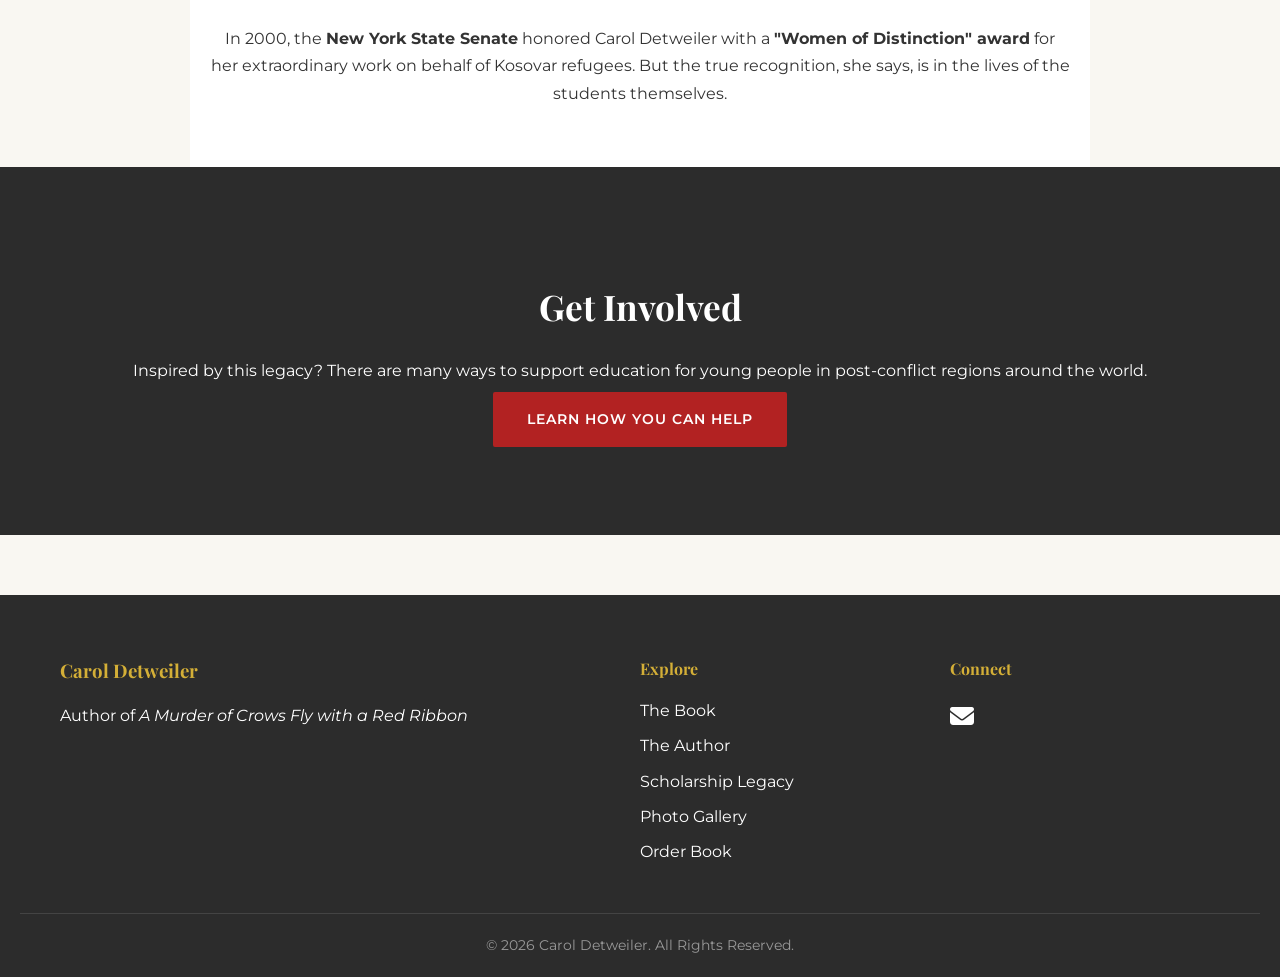
<file: scholarship.html>
<!DOCTYPE html>
<html lang="en">
<head>
<meta charset="UTF-8">
<meta name="viewport" content="width=device-width, initial-scale=1.0">
<title>Kosovar Scholarship Legacy (1999) | Carol Detweiler</title>
<!-- SEO -->
<meta name="description" content="How Carol Detweiler's 1999 scholarship program sent more than 50 Kosovar refugees to American colleges, and why the New York State Senate honored her.">
<link rel="canonical" href="https://REPLACE-WITH-DOMAIN/scholarship.html">
<meta property="og:site_name" content="Carol Detweiler">
<meta property="og:locale" content="en_US">
<meta property="og:type" content="website">
<meta property="og:title" content="Kosovar Scholarship Legacy (1999) | Carol Detweiler">
<meta property="og:description" content="How Carol Detweiler's 1999 scholarship program sent more than 50 Kosovar refugees to American colleges, and why the New York State Senate honored her.">
<meta property="og:url" content="https://REPLACE-WITH-DOMAIN/scholarship.html">
<meta property="og:image" content="https://REPLACE-WITH-DOMAIN/images/book-cover.jpg">
<meta property="og:image:alt" content="Cover of A Murder of Crows Fly with a Red Ribbon by Carol Detweiler">
<meta name="twitter:card" content="summary_large_image">
<meta name="twitter:title" content="Kosovar Scholarship Legacy (1999) | Carol Detweiler">
<meta name="twitter:description" content="How Carol Detweiler's 1999 scholarship program sent more than 50 Kosovar refugees to American colleges, and why the New York State Senate honored her.">
<meta name="twitter:image" content="https://REPLACE-WITH-DOMAIN/images/book-cover.jpg">
<link rel="preconnect" href="https://fonts.googleapis.com">
<link rel="preconnect" href="https://fonts.gstatic.com" crossorigin>
<!-- Favicon -->
<link rel="icon" type="image/png" href="images/favicon.png">
<!-- For Apple devices -->
<link rel="apple-touch-icon" href="images/apple-touch-icon.png">
<link href="https://fonts.googleapis.com/css2?family=Montserrat:wght@300;400;600;700&family=Playfair+Display:ital,wght@0,400;0,700;1,400&display=swap" rel="stylesheet">
<link rel="stylesheet" href="https://cdnjs.cloudflare.com/ajax/libs/font-awesome/6.4.0/css/all.min.css">
<link rel="stylesheet" href="css/styles.css">

<script type="application/ld+json">
{
 "@context": "https://schema.org",
 "@graph": [
  {
   "@type": "BreadcrumbList",
   "@id": "https://REPLACE-WITH-DOMAIN/scholarship.html#breadcrumb",
   "itemListElement": [
    {
     "@type": "ListItem",
     "position": 1,
     "name": "Home",
     "item": "https://REPLACE-WITH-DOMAIN/"
    },
    {
     "@type": "ListItem",
     "position": 2,
     "name": "Impact",
     "item": "https://REPLACE-WITH-DOMAIN/scholarship.html"
    }
   ]
  }
 ]
}
</script>
</head>
<body>
<header>
<nav class="navbar">
<a href="index.html" class="logo">
<span class="logo-title">A Murder of Crows Fly with a Red Ribbon</span>
<span class="logo-author">by Carol Detweiler</span>
</a>
<ul class="nav-links">
<li><a href="index.html">Home</a></li>
<li><a href="about-book.html">The Book</a></li>
<li><a href="about-author.html">Author</a></li>
<li><a href="interview.html">Media</a></li>
<li><a href="scholarship.html" class="active">Impact</a></li>
<li><a href="book-club.html">Book Club Kit</a></li>
<li><a href="contact.html">Contact</a></li>
</ul>
<div class="burger"><div class="line1"></div><div class="line2"></div><div class="line3"></div></div>
</nav>
</header>

<main class="page-padding">
<section class="page-header">
<div class="container">
<h1 class="page-title">Unlocking the Iron Door</h1>
<p class="subtitle">The Scholarship Program That Changed 50+ Lives</p>
</div>
</section>

<section class="scholarship-story">
<div class="container">
<h2 class="section-title">The Story Behind the Legacy</h2>
<p>In 1999, as refugees fled the devastation of the Kosova war, Carol Detweiler asked a simple question: <em>What happens to the young people whose educations were stolen from them?</em></p>
<p>She didn't wait for someone else to answer. Within weeks, she had built a scholarship program from the ground up — partnering with American colleges and universities to offer <strong>full college scholarships to more than 50 Kosovar refugees</strong>. Students who had arrived in the United States with one bag of clothes walked into classrooms, dormitories, and futures they had been told were no longer possible.</p>
<p>Today, those students are teachers, doctors, actors, engineers, entrepreneurs, and parents raising their own children in freedom.</p>
</div>
</section>

<section class="iron-door-quote alt-bg">
<div class="container">
<blockquote class="giant-quote">
"I didn't do the work for them. I simply unlocked a heavy iron door they had to push through themselves."
<cite>— Carol Detweiler</cite>
</blockquote>
</div>
</section>

<section class="reader-voices">
<div class="container">
<h2 class="section-title">What Readers Are Saying</h2>
<p class="section-intro">Selected excerpts from Amazon reader reviews</p>
<div class="voice-grid">
<figure class="voice-card">
<span class="voice-stars" aria-label="5 out of 5 stars">★★★★★</span>
<blockquote>An extremely moving story based on true events.</blockquote>
<figcaption>— David G</figcaption>
</figure>
<figure class="voice-card">
<span class="voice-stars" aria-label="5 out of 5 stars">★★★★★</span>
<blockquote>One of the most informative and interesting historical fiction books I've read.</blockquote>
<figcaption>— LJD</figcaption>
</figure>
<figure class="voice-card">
<span class="voice-stars" aria-label="5 out of 5 stars">★★★★★</span>
<blockquote>[An] important novel that I found to be well written and deeply researched.</blockquote>
<figcaption>— fgb</figcaption>
</figure>
<figure class="voice-card">
<span class="voice-stars" aria-label="5 out of 5 stars">★★★★★</span>
<blockquote>This is the rare book that I'll read a second time!</blockquote>
<figcaption>— KA</figcaption>
</figure>
<figure class="voice-card">
<span class="voice-stars" aria-label="5 out of 5 stars">★★★★★</span>
<blockquote>You feel like the characters were real people and the events depicted give great context for a trip to this region.</blockquote>
<figcaption>— Jo</figcaption>
</figure>
<figure class="voice-card">
<span class="voice-stars" aria-label="5 out of 5 stars">★★★★★</span>
<blockquote>Learned so much about Kosovo and what people went through. … A book well worth reading.</blockquote>
<figcaption>— Anita</figcaption>
</figure>
</div>
</div>
</section>

<section class="survivor-voices">
<div class="container">
<h2 class="section-title">Voices of Those Who Lived Through It</h2>
<p class="section-intro">Kosovar refugees reflect on the novel and the history they experienced.</p>
<div class="voice-grid">
<figure class="voice-card">
<blockquote>I started reading the book and it literally brought me back a quarter of a century! It is eerily realistic, and you seem to have done a great job capturing things in a very accurate way.</blockquote>
<figcaption>— FF</figcaption>
</figure>
<figure class="voice-card">
<blockquote>This book was an incredibly powerful and emotional read. As I went through the pages, I felt as though I was reliving that time myself. It is not just a story to be read, but an experience to be felt and remembered.</blockquote>
<figcaption>— Artan</figcaption>
</figure>
<figure class="voice-card">
<blockquote>Over my winter break we read your book. My husband and I were excited to see your story unfold our past. There were times that I picture myself through it, there were times I got emotional while reading it.</blockquote>
<figcaption>— AC</figcaption>
</figure>
<figure class="voice-card">
<blockquote>Thank you for keeping the love and care for Kosovars alive.</blockquote>
<figcaption>— MB</figcaption>
</figure>
<figure class="voice-card">
<blockquote>I'm deeply moved that you turned our experiences into a book. The fact that you took the time to return to Kosova, listen, interview, and carry those stories with respect - and then dedicate the book to the people of Kosova - says so much about the kind of person you are. Thank you for making sure our struggles are known by those who weren't there to witness them.</blockquote>
<figcaption>— AG</figcaption>
</figure>
</div>
</div>
</section>

<section class="recognition alt-bg">
<div class="container">
<h2 class="section-title">Recognition</h2>
<p>In 2000, the <strong>New York State Senate</strong> honored Carol Detweiler with a <strong>"Women of Distinction" award</strong> for her extraordinary work on behalf of Kosovar refugees. But the true recognition, she says, is in the lives of the students themselves.</p>
</div>
</section>

<section class="cta-band">
<div class="container center-cta">
<h2>Get Involved</h2>
<p>Inspired by this legacy? There are many ways to support education for young people in post-conflict regions around the world.</p>
<a href="contact.html" class="btn btn-primary">Learn How You Can Help</a>
</div>
</section>
</main>

<footer>
<div class="footer-content container">
<div class="footer-col"><h3>Carol Detweiler</h3><p>Author of <em>A Murder of Crows Fly with a Red Ribbon</em></p></div>
<div class="footer-col"><h4>Explore</h4><ul><li><a href="about-book.html">The Book</a></li><li><a href="about-author.html">The Author</a></li><li><a href="scholarship.html">Scholarship Legacy</a></li><li><a href="gallery.html">Photo Gallery</a></li><li><a href="https://www.amazon.com/dp/B0FV8RF5YW?lv=shuf&channelId=500&plpRedirect=mhFallback" target="_blank" rel="noopener noreferrer">Order Book</a></li></ul></div>
<div class="footer-col"><h4>Connect</h4><div class="socials"><a href="mailto:CrowsRedRibbon@gmail.com" aria-label="Email"><i class="fas fa-envelope"></i></a></div></div>
</div>
<div class="footer-bottom"><p>&copy; 2026 Carol Detweiler. All Rights Reserved.</p></div>
</footer>

<script src="js/scripts.js"></script>
</body>
</html>
</file>
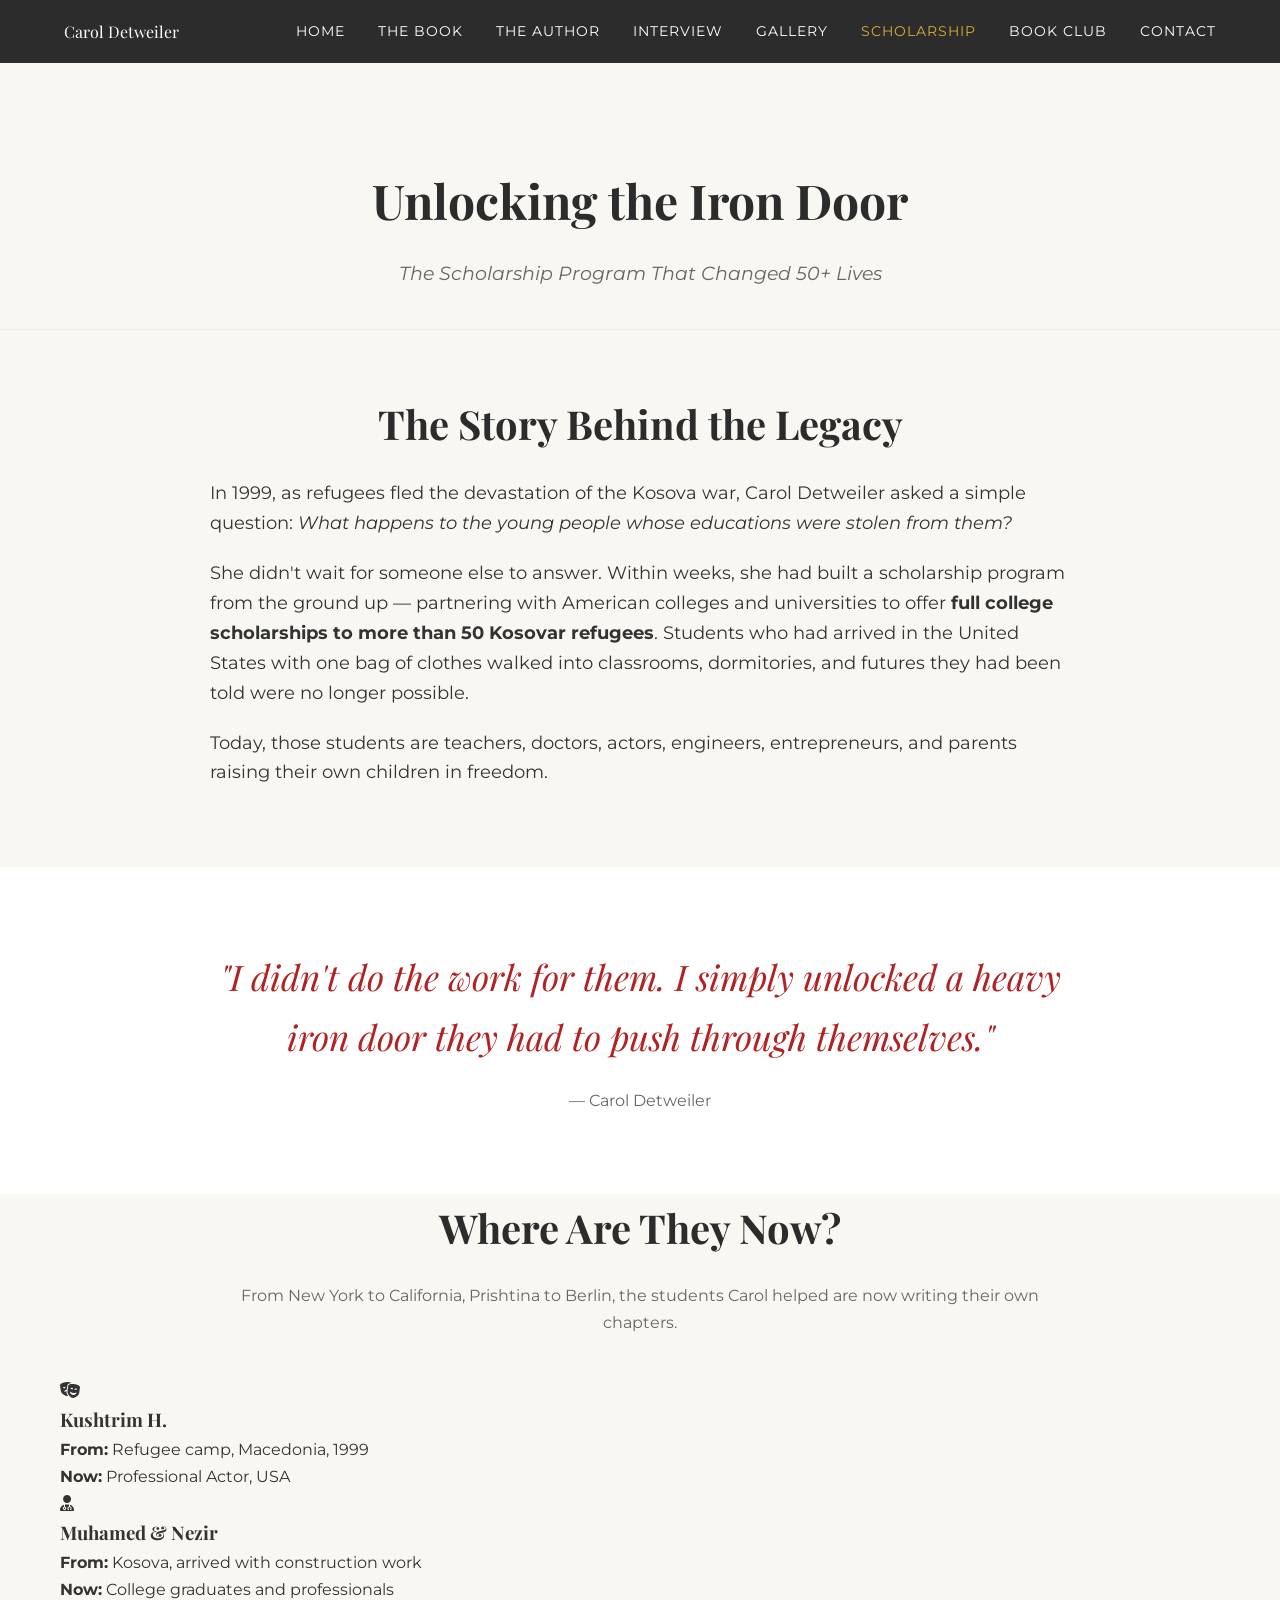
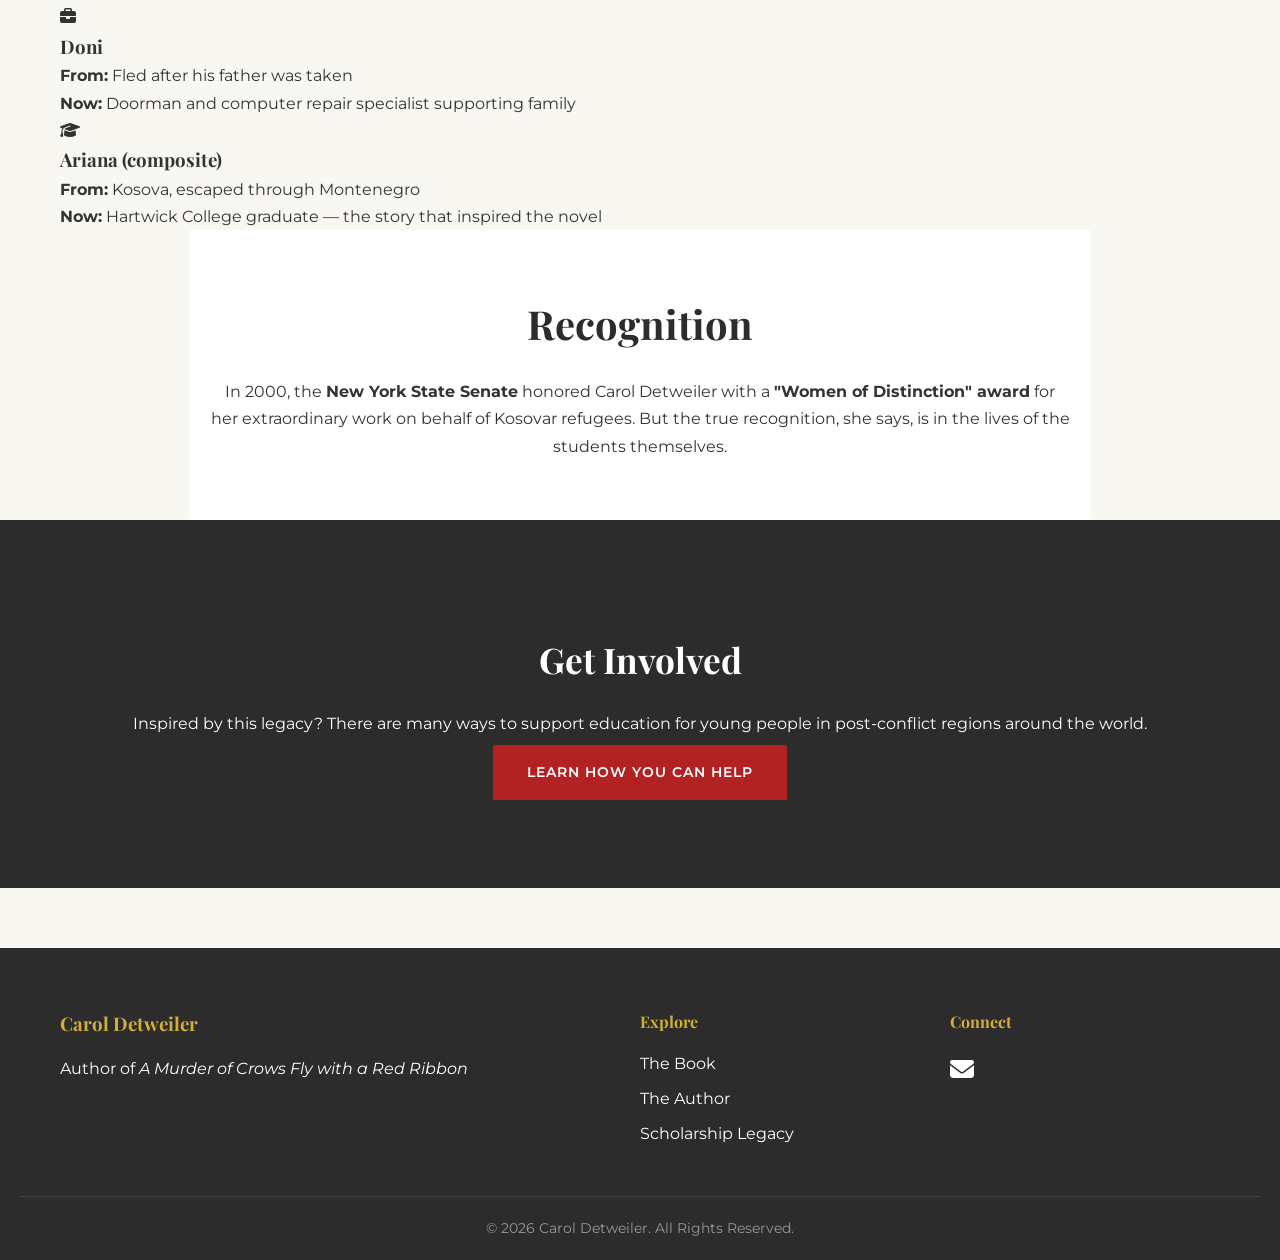
<file: scholorship.html>
<!DOCTYPE html>
<html lang="en">
<head>
<meta charset="UTF-8">
<meta name="viewport" content="width=device-width, initial-scale=1.0">
<title>The Scholarship Legacy | Carol Detweiler</title>
<meta name="description" content="How Carol Detweiler's scholarship program helped over 50 Kosovar refugees attend U.S. colleges after the 1999 war.">
<link href="https://fonts.googleapis.com/css2?family=Montserrat:wght@300;400;600;700&family=Playfair+Display:ital,wght@0,400;0,700;1,400&display=swap" rel="stylesheet">
<link rel="stylesheet" href="https://cdnjs.cloudflare.com/ajax/libs/font-awesome/6.4.0/css/all.min.css">
<link rel="stylesheet" href="css/styles.css">
</head>
<body>
<header>
<nav class="navbar">
<a href="index.html" class="logo">Carol Detweiler</a>
<ul class="nav-links">
<li><a href="index.html">Home</a></li>
<li><a href="about-book.html">The Book</a></li>
<li><a href="about-author.html">The Author</a></li>
<li><a href="interview.html">Interview</a></li>
<li><a href="gallery.html">Gallery</a></li>
<li><a href="scholarship.html" class="active">Scholarship</a></li>
<li><a href="book-club.html">Book Club</a></li>
<li><a href="contact.html">Contact</a></li>
</ul>
<div class="burger"><div class="line1"></div><div class="line2"></div><div class="line3"></div></div>
</nav>
</header>

<main class="page-padding">
<section class="page-header">
<div class="container">
<h1 class="page-title">Unlocking the Iron Door</h1>
<p class="subtitle">The Scholarship Program That Changed 50+ Lives</p>
</div>
</section>

<section class="scholarship-story">
<div class="container">
<h2 class="section-title">The Story Behind the Legacy</h2>
<p>In 1999, as refugees fled the devastation of the Kosova war, Carol Detweiler asked a simple question: <em>What happens to the young people whose educations were stolen from them?</em></p>
<p>She didn't wait for someone else to answer. Within weeks, she had built a scholarship program from the ground up — partnering with American colleges and universities to offer <strong>full college scholarships to more than 50 Kosovar refugees</strong>. Students who had arrived in the United States with one bag of clothes walked into classrooms, dormitories, and futures they had been told were no longer possible.</p>
<p>Today, those students are teachers, doctors, actors, engineers, entrepreneurs, and parents raising their own children in freedom.</p>
</div>
</section>

<section class="iron-door-quote alt-bg">
<div class="container">
<blockquote class="giant-quote">
"I didn't do the work for them. I simply unlocked a heavy iron door they had to push through themselves."
<cite>— Carol Detweiler</cite>
</blockquote>
</div>
</section>

<section class="where-are-they-now">
<div class="container">
<h2 class="section-title">Where Are They Now?</h2>
<p class="section-intro">From New York to California, Prishtina to Berlin, the students Carol helped are now writing their own chapters.</p>
<div class="student-grid">
<div class="student-card"><i class="fas fa-theater-masks"></i><h3>Kushtrim H.</h3><p><strong>From:</strong> Refugee camp, Macedonia, 1999<br><strong>Now:</strong> Professional Actor, USA</p></div>
<div class="student-card"><i class="fas fa-user-md"></i><h3>Muhamed &amp; Nezir</h3><p><strong>From:</strong> Kosova, arrived with construction work<br><strong>Now:</strong> College graduates and professionals</p></div>
<div class="student-card"><i class="fas fa-briefcase"></i><h3>Doni</h3><p><strong>From:</strong> Fled after his father was taken<br><strong>Now:</strong> Doorman and computer repair specialist supporting family</p></div>
<div class="student-card"><i class="fas fa-graduation-cap"></i><h3>Ariana (composite)</h3><p><strong>From:</strong> Kosova, escaped through Montenegro<br><strong>Now:</strong> Hartwick College graduate — the story that inspired the novel</p></div>
</div>
</div>
</section>

<section class="recognition alt-bg">
<div class="container">
<h2 class="section-title">Recognition</h2>
<p>In 2000, the <strong>New York State Senate</strong> honored Carol Detweiler with a <strong>"Women of Distinction" award</strong> for her extraordinary work on behalf of Kosovar refugees. But the true recognition, she says, is in the lives of the students themselves.</p>
</div>
</section>

<section class="cta-band">
<div class="container center-cta">
<h2>Get Involved</h2>
<p>Inspired by this legacy? There are many ways to support education for young people in post-conflict regions around the world.</p>
<a href="contact.html" class="btn btn-primary">Learn How You Can Help</a>
</div>
</section>
</main>

<footer>
<div class="footer-content container">
<div class="footer-col"><h3>Carol Detweiler</h3><p>Author of <em>A Murder of Crows Fly with a Red Ribbon</em></p></div>
<div class="footer-col"><h4>Explore</h4><ul><li><a href="about-book.html">The Book</a></li><li><a href="about-author.html">The Author</a></li><li><a href="scholarship.html">Scholarship Legacy</a></li></ul></div>
<div class="footer-col"><h4>Connect</h4><div class="socials"><a href="mailto:CrowsRedRibbon@gmail.com" aria-label="Email"><i class="fas fa-envelope"></i></a></div></div>
</div>
<div class="footer-bottom"><p>&copy; 2026 Carol Detweiler. All Rights Reserved.</p></div>
</footer>

<script src="js/scripts.js"></script>
</body>
</html>
</file>
<file: css/styles.css>
/* ===============================================
   Carol Detweiler Website - Main Stylesheet
   Palette: Charcoal, Crimson, Parchment, Gold
   =============================================== */

:root {
    --charcoal: #2C2C2C;
    --crimson: #B22222;
    --parchment: #F9F7F2;
    --gold: #D4AF37;
    --text-dark: #333;
    --text-light: #666;
    --transition: all 0.3s ease;
}

* { margin: 0; padding: 0; box-sizing: border-box; }

/* width/height attributes on <img> reserve layout space (no shift, better Core Web Vitals);
   height:auto keeps the intrinsic aspect ratio while CSS controls the width. */
img { height: auto; max-width: 100%; }

body {
    font-family: 'Montserrat', sans-serif;
    background: var(--parchment);
    color: var(--text-dark);
    line-height: 1.7;
    overflow-x: hidden;
}

h1, h2, h3, h4, blockquote, .logo { font-family: 'Playfair Display', serif; }

.container { max-width: 1200px; margin: 0 auto; padding: 0 20px; }
.page-padding { padding-top: 100px; padding-bottom: 60px; }
.alt-bg { background: #ffffff; }
.section-title { font-size: 2.5rem; text-align: center; margin-bottom: 20px; color: var(--charcoal); }
.section-intro { text-align: center; max-width: 800px; margin: 0 auto 40px; color: var(--text-light); }
.lead-text { font-size: 1.2rem; text-align: center; max-width: 900px; margin: 0 auto; }

/* NAVIGATION */
.navbar {
    display: flex; justify-content: space-between; align-items: center;
    padding: 20px 5%; background: var(--charcoal); color: white;
    position: fixed; top: 0; width: 100%; z-index: 1000;
}
.logo {
    display: flex; flex-direction: column; align-items: flex-start;
    line-height: 1.2; text-decoration: none; color: white;
}
.logo-title {
    font-size: 1.1rem; font-weight: 700; color: white;
    font-family: 'Playfair Display', serif;
}
.logo-author {
    font-size: 0.7rem; font-weight: 300; color: var(--gold);
    font-style: italic; margin-top: 2px;
}
.nav-links { display: flex; list-style: none; align-items: center; gap: 8px; }

@media screen and (max-width: 768px) {
    .logo-title { font-size: 0.9rem; line-height: 1.1; }
    .logo-author { font-size: 0.65rem; }
}

@media screen and (max-width: 480px) {
    .logo-title { font-size: 0.75rem; }
    .logo-author { font-size: 0.6rem; }
}
.nav-links > li { position: relative; }
.nav-links li a, .dropdown-toggle {
    color: white; text-decoration: none; margin-left: 25px;
    font-size: 0.85rem; text-transform: uppercase; letter-spacing: 1px;
    transition: var(--transition);
    display: block;
}
.nav-links li a:hover, .nav-links li a.active, .dropdown-toggle:hover, .dropdown-toggle.active { color: var(--gold); }

.nav-links > li > a { white-space: nowrap; }

/* 7 nav items need breathing room between the mobile menu (<=968px) and full desktop */
@media screen and (min-width: 969px) and (max-width: 1240px) {
    .navbar { padding: 20px 3%; }
    .nav-links li a, .dropdown-toggle { margin-left: 12px; font-size: 0.78rem; letter-spacing: 0.5px; }
    .logo-title { font-size: 0.95rem; }
}

/* Burger is hidden on desktop; the 968px media query below turns it on.
   This must stay ABOVE that media query or it overrides it and kills mobile nav. */
.burger { display: none; cursor: pointer; }

/* Dropdown Navigation */
.dropdown { position: relative; }
.dropdown-toggle { display: flex; align-items: center; gap: 5px; cursor: pointer; }
.dropdown-toggle i { font-size: 0.7rem; transition: transform 0.3s ease; }
.dropdown:hover .dropdown-toggle i, .dropdown.active .dropdown-toggle i { transform: rotate(180deg); }
.dropdown-menu {
    position: absolute; top: 100%; left: 0; background: var(--charcoal);
    list-style: none; padding: 10px 0; min-width: 200px;
    box-shadow: 0 8px 16px rgba(0,0,0,0.3); opacity: 0; visibility: hidden;
    transform: translateY(-10px); transition: all 0.3s ease;
}
.dropdown:hover .dropdown-menu { opacity: 1; visibility: visible; transform: translateY(0); }
.dropdown-menu li { margin: 0; }
.dropdown-menu li a { display: block; padding: 10px 20px; color: white; margin-left: 0; }
.dropdown-menu li a:hover { background: rgba(255,255,255,0.1); color: var(--gold); }

@media screen and (max-width: 968px) {
    .nav-links {
        position: fixed; right: 0; top: 70px; height: calc(100vh - 70px);
        background: var(--charcoal); flex-direction: column; align-items: flex-start;
        width: 72%; max-width: 280px; padding: 20px 0; transform: translateX(100%);
        transition: var(--transition); overflow-y: auto;
    }
    .nav-links.nav-active { transform: translateX(0); }
    .nav-links > li { width: 100%; }
    .nav-links li a, .dropdown-toggle {
        margin-left: 0; padding: 10px 24px; width: 100%;
    }
    .dropdown-menu {
        position: static; opacity: 1; visibility: visible; transform: none;
        box-shadow: none; background: transparent; padding: 0 0 0 12px;
        max-height: 0; overflow: hidden; transition: max-height 0.3s ease;
        min-width: 0;
    }
    .dropdown.active .dropdown-menu { max-height: 200px; }
    .dropdown-menu li a { padding: 8px 24px; }
    .dropdown-toggle { cursor: pointer; }
    .burger { display: block; }
    .burger.toggle .line1 { transform: rotate(-45deg) translate(-5px, 6px); }
    .burger.toggle .line2 { opacity: 0; }
    .burger.toggle .line3 { transform: rotate(45deg) translate(-5px, -6px); }
}

.burger div { width: 25px; height: 3px; background: white; margin: 5px; transition: var(--transition); }

/* HERO */
.hero {
    height: 100vh; display: flex; align-items: center; justify-content: center;
    text-align: center; color: white;
    background: linear-gradient(rgba(0,0,0,0.65), rgba(0,0,0,0.65)), url('../images/hero-crow.jpg');
    background-size: cover; background-position: center;
    background-attachment: fixed;
}
.hero-content { max-width: 900px; padding: 0 20px; }
.hero-content h1 { font-size: 3.8rem; margin-bottom: 20px; line-height: 1.2; }
.hero-content p { font-size: 1.2rem; margin-bottom: 30px; }

/* BUTTONS */
.btn {
    padding: 14px 32px; text-decoration: none; border-radius: 2px;
    font-weight: 600; letter-spacing: 1px; text-transform: uppercase;
    font-size: 0.85rem; transition: var(--transition); display: inline-block;
    margin: 8px; border: 2px solid transparent; cursor: pointer;
}
.btn-primary { background: var(--crimson); color: white; border-color: var(--crimson); }
.btn-primary:hover { background: #8b1a1a; border-color: #8b1a1a; }
.btn-secondary { background: transparent; color: white; border-color: white; }
.btn-secondary:hover { background: white; color: var(--charcoal); }
.btn-secondary-dark { background: transparent; color: var(--charcoal); border-color: var(--charcoal); }
.btn-secondary-dark:hover { background: var(--charcoal); color: white; }
.btn-block { display: block; width: 100%; margin: 10px 0; text-align: center; }

/* IMPACT STRIP */
.impact-strip {
    background: var(--gold); display: flex; justify-content: space-around;
    padding: 40px 5%; color: var(--charcoal); text-align: center; flex-wrap: wrap; gap: 20px;
}
.impact-item strong { font-size: 2.5rem; display: block; font-family: 'Playfair Display', serif; }

/* QUOTE */
.featured-quote { padding: 80px 20px; text-align: center; }
blockquote { font-size: 1.8rem; font-style: italic; max-width: 900px; margin: 0 auto; color: var(--charcoal); }
blockquote span, blockquote cite { display: block; font-size: 1rem; margin-top: 20px; font-style: normal; font-family: 'Montserrat'; color: var(--text-light); }

/* HOME INTRO */
.home-intro { padding: 60px 20px; }
.intro-grid { display: grid; grid-template-columns: 2fr 1fr; gap: 60px; align-items: center; }
.intro-text h2 { font-size: 2.2rem; margin-bottom: 20px; color: var(--crimson); }
.text-link { color: var(--crimson); text-decoration: none; font-weight: 600; }
.text-link:hover { text-decoration: underline; }
.intro-img img { width: 100%; box-shadow: 0 20px 40px rgba(0,0,0,0.2); }

.legacy-section { padding: 80px 20px; text-align: center; }

/* PAGE HEADER */
.page-header { padding: 60px 0 40px; text-align: center; border-bottom: 1px solid #eee; }
.page-title { font-size: 3rem; color: var(--charcoal); margin-bottom: 15px; }
.subtitle { font-size: 1.2rem; color: var(--text-light); font-style: italic; }

/* BOOK PAGE */
.book-synopsis { padding: 60px 0; }
.synopsis-grid { display: grid; grid-template-columns: 1fr 2fr; gap: 60px; }
.book-cover-large { width: 100%; box-shadow: 0 20px 50px rgba(0,0,0,0.3); }
.purchase-buttons { margin-top: 20px; }
.synopsis-text h2 { font-size: 2rem; margin-bottom: 25px; color: var(--crimson); }
.synopsis-text p { margin-bottom: 20px; }

.title-note { padding: 80px 0; }
.title-note-box { max-width: 900px; margin: 0 auto; padding: 60px; background: var(--parchment); border-left: 6px solid var(--crimson); text-align: center; box-shadow: 0 10px 30px rgba(0,0,0,0.08); }
.crow-icon { font-size: 3rem; color: var(--crimson); margin-bottom: 20px; }
.title-note-box h2 { font-size: 2.2rem; margin-bottom: 25px; }
.title-note-box p { margin-bottom: 15px; text-align: left; }

.author-note { padding: 80px 20px; text-align: center; }
.author-preface { font-size: 1.5rem; }
.center-cta { text-align: center; margin-top: 30px; }

/* AUTHOR PAGE */
.author-bio { padding: 60px 0; }
.bio-grid { display: grid; grid-template-columns: 1fr 2fr; gap: 60px; }
.portrait-img { width: 100%; border-radius: 4px; box-shadow: 0 20px 40px rgba(0,0,0,0.15); }
.bio-quick-facts { background: var(--charcoal); color: white; padding: 25px; margin-top: 20px; }
.bio-quick-facts p { margin-bottom: 10px; }
.bio-quick-facts i { color: var(--gold); margin-right: 10px; width: 20px; }
.bio-text h2 { font-size: 2rem; margin-bottom: 20px; color: var(--crimson); }
.bio-text p { margin-bottom: 18px; }

/* TIMELINE */
.author-journey { padding: 80px 0; }
.timeline { max-width: 800px; margin: 0 auto; position: relative; padding-left: 40px; }
.timeline::before { content: ''; position: absolute; left: 15px; top: 0; bottom: 0; width: 2px; background: var(--crimson); }
.timeline-item { position: relative; margin-bottom: 40px; }
.timeline-item::before { content: ''; position: absolute; left: -32px; top: 5px; width: 15px; height: 15px; background: var(--gold); border-radius: 50%; }
.timeline-year { font-family: 'Playfair Display'; font-size: 1.3rem; color: var(--crimson); font-weight: 700; margin-bottom: 5px; }
.timeline-content h3 { margin-bottom: 8px; }

.why-this-book { padding: 80px 20px; }
.two-col-text { display: grid; grid-template-columns: 1fr 1fr; gap: 40px; max-width: 1000px; margin: 0 auto; }
.two-col-text p { margin-bottom: 15px; font-style: italic; }
.signature-line { font-family: 'Playfair Display'; font-size: 1.3rem; color: var(--crimson); font-style: normal !important; }

.beyond-writing { padding: 80px 0; }
.beyond-grid { display: grid; grid-template-columns: repeat(auto-fit, minmax(200px, 1fr)); gap: 30px; margin-top: 40px; }
.beyond-card { text-align: center; padding: 30px 20px; background: var(--parchment); border-top: 4px solid var(--gold); }
.beyond-card i { font-size: 2.5rem; color: var(--crimson); margin-bottom: 15px; }
.beyond-card h3 { margin-bottom: 10px; }

.cta-band { padding: 80px 20px; background: var(--charcoal); color: white; text-align: center; }
.cta-band h2 { font-size: 2.2rem; margin-bottom: 20px; }

/* INTERVIEW */
.interview-intro { padding: 40px 0; text-align: center; }
.video-hub { padding: 40px 0; }
.video-container { position: relative; padding-bottom: 56.25%; height: 0; margin-bottom: 40px; box-shadow: 0 20px 40px rgba(0,0,0,0.2); }
.video-container iframe, #player { position: absolute; top: 0; left: 0; width: 100%; height: 100%; }
.jump-points h2 { text-align: center; margin-bottom: 15px; }
.jump-intro { text-align: center; color: var(--text-light); margin-bottom: 30px; }
.timestamp-list { list-style: none; display: grid; grid-template-columns: repeat(auto-fit, minmax(320px, 1fr)); gap: 20px; }
.timestamp-list li { background: white; padding: 20px; border-left: 4px solid var(--crimson); cursor: pointer; transition: var(--transition); display: flex; gap: 15px; box-shadow: 0 5px 15px rgba(0,0,0,0.05); }
.timestamp-list li:hover { transform: translateX(5px); box-shadow: 0 10px 25px rgba(0,0,0,0.1); }
.timestamp-time { font-family: 'Playfair Display'; font-size: 1.3rem; color: var(--crimson); font-weight: 700; min-width: 60px; }
.timestamp-content h3 { font-size: 1.1rem; margin-bottom: 8px; }
.timestamp-content p { font-size: 0.9rem; color: var(--text-light); }

/* GALLERY */
.gallery-intro { padding: 40px 0; }
.gallery-section { padding: 40px 0; }
.masonry-gallery { columns: 3; column-gap: 20px; }
.gallery-item { break-inside: avoid; margin-bottom: 20px; position: relative; cursor: pointer; overflow: hidden; box-shadow: 0 5px 15px rgba(0,0,0,0.1); }
.gallery-item img { width: 100%; display: block; transition: var(--transition); }
.gallery-item:hover img { transform: scale(1.05); }
.gallery-item .caption { position: absolute; bottom: 0; left: 0; right: 0; padding: 15px; background: linear-gradient(transparent, rgba(0,0,0,0.8)); color: white; font-style: italic; }

.lightbox { display: none; position: fixed; top: 0; left: 0; width: 100%; height: 100%; background: rgba(0,0,0,0.9); z-index: 2000; justify-content: center; align-items: center; flex-direction: column; }
.lightbox.active { display: flex; }
.lightbox img { max-width: 90%; max-height: 80%; }
.lightbox-close { position: absolute; top: 20px; right: 30px; color: white; font-size: 3rem; cursor: pointer; }
#lightbox-caption { color: white; margin-top: 20px; font-style: italic; }

/* SCHOLARSHIP */
.scholarship-story { padding: 60px 0; max-width: 900px; margin: 0 auto; }
.scholarship-story p { margin-bottom: 20px; font-size: 1.1rem; }
.iron-door-quote { padding: 80px 20px; text-align: center; }
.giant-quote { font-size: 2.2rem; max-width: 900px; margin: 0 auto; color: var(--crimson); }
.recognition { padding: 60px 0; text-align: center; max-width: 900px; margin: 0 auto; }

/* READER & SURVIVOR VOICES — Book page */
.reader-voices { padding: 80px 0; }
.survivor-voices { padding: 80px 0; background: var(--charcoal); }
.survivor-voices .section-title { color: #ffffff; }
.survivor-voices .section-intro { color: rgba(255,255,255,0.75); }
.voice-grid { display: grid; grid-template-columns: repeat(auto-fit, minmax(280px, 1fr)); gap: 30px; margin-top: 40px; }
.voice-card { margin: 0; padding: 35px 30px; background: var(--parchment); border-top: 4px solid var(--gold); box-shadow: 0 5px 15px rgba(0,0,0,0.05); display: flex; flex-direction: column; }
.voice-card blockquote { font-size: 1.1rem; line-height: 1.7; font-style: italic; color: var(--charcoal); margin: 0 0 18px; max-width: none; }
.voice-card figcaption { font-size: 0.8rem; font-weight: 600; letter-spacing: 1px; text-transform: uppercase; color: var(--crimson); margin-top: auto; }
.voice-stars { display: block; color: var(--gold); font-size: 0.95rem; letter-spacing: 3px; margin-bottom: 14px; }
.survivor-voices .voice-card { background: rgba(255,255,255,0.06); border-top-color: var(--crimson); box-shadow: none; }
.survivor-voices .voice-card blockquote { color: #ffffff; }
.survivor-voices .voice-card figcaption { color: var(--gold); }

/* BOOK CLUB */
.book-club-intro { padding: 40px 0; }
.accordion-section { padding: 40px 0 80px; }
.accordion { max-width: 900px; margin: 0 auto 15px; background: white; box-shadow: 0 5px 15px rgba(0,0,0,0.05); }
.accordion-header { width: 100%; padding: 20px 25px; background: white; border: none; text-align: left; font-family: 'Playfair Display'; font-size: 1.3rem; cursor: pointer; display: flex; align-items: center; gap: 15px; color: var(--charcoal); transition: var(--transition); }
.accordion-header i { color: var(--crimson); }
.accordion-header .arrow { margin-left: auto; transition: var(--transition); font-size: 0.9rem; }
.accordion-header.active { background: var(--crimson); color: white; }
.accordion-header.active i, .accordion-header.active .arrow { color: white; }
.accordion-header.active .arrow { transform: rotate(180deg); }
.accordion-body { max-height: 0; overflow: hidden; transition: max-height 0.4s ease; }
.accordion-body.active { max-height: 1000px; padding: 20px 25px 30px; }
.accordion-body ol { padding-left: 20px; }
.accordion-body li { margin-bottom: 15px; }

/* CONTACT */
.contact-section { padding: 60px 0; }
.contact-grid { display: grid; grid-template-columns: 1fr 1fr; gap: 60px; }
.contact-info h2 { font-size: 2rem; margin-bottom: 20px; color: var(--crimson); }
.contact-methods { margin-top: 30px; }
.contact-method { display: flex; gap: 15px; margin-bottom: 20px; align-items: center; }
.contact-method i { font-size: 1.8rem; color: var(--crimson); }
.contact-method h3 { font-size: 1rem; margin-bottom: 5px; }
.contact-method a { color: var(--charcoal); text-decoration: none; }
.contact-method a:hover { color: var(--crimson); }
.contact-form { background: white; padding: 40px; box-shadow: 0 10px 30px rgba(0,0,0,0.08); }
.form-group { margin-bottom: 20px; }
.form-group label { display: block; margin-bottom: 8px; font-weight: 600; font-size: 0.9rem; }
.form-group input, .form-group select, .form-group textarea { width: 100%; padding: 12px; border: 1px solid #ddd; font-family: inherit; font-size: 1rem; }
.form-group input:focus, .form-group textarea:focus, .form-group select:focus { outline: none; border-color: var(--crimson); }
.form-note { font-size: 0.8rem; line-height: 1.6; color: var(--text-light); margin-top: 14px; text-align: center; }
.form-note a { color: var(--crimson); }
.form-status { font-size: 0.9rem; font-weight: 600; color: var(--crimson); margin-top: 12px; text-align: center; }
.form-status:empty { margin-top: 0; }

.order-book { padding: 80px 20px; text-align: center; }

/* FOOTER */
footer { background: var(--charcoal); color: white; padding: 60px 20px 20px; }
.footer-content { display: grid; grid-template-columns: 2fr 1fr 1fr; gap: 40px; margin-bottom: 40px; }
.footer-col h3, .footer-col h4 { margin-bottom: 15px; color: var(--gold); }
.footer-col ul { list-style: none; }
.footer-col ul li { margin-bottom: 8px; }
.footer-col ul li a { color: white; text-decoration: none; transition: var(--transition); }
.footer-col ul li a:hover { color: var(--gold); }
.socials a { color: white; font-size: 1.5rem; margin-right: 15px; transition: var(--transition); }
.socials a:hover { color: var(--gold); }
.footer-bottom { text-align: center; padding-top: 20px; border-top: 1px solid #444; font-size: 0.85rem; color: #999; }

/* FADE IN */
.fade-in { animation: fadeIn 1s ease-in; }
@keyframes fadeIn { from { opacity: 0; transform: translateY(20px); } to { opacity: 1; transform: translateY(0); } }

/* RESPONSIVE */
@media screen and (max-width: 968px) {
    .hero-content h1 { font-size: 2.2rem; }
    .intro-grid, .synopsis-grid, .bio-grid, .two-col-text, .contact-grid, .footer-content { grid-template-columns: 1fr; gap: 30px; }
    .masonry-gallery { columns: 2; }
    .page-title { font-size: 2rem; }
    .section-title { font-size: 1.8rem; }
    blockquote { font-size: 1.3rem; }
}

@media screen and (max-width: 600px) {
    .masonry-gallery { columns: 1; }
    .hero-content h1 { font-size: 1.8rem; }
    .impact-item strong { font-size: 2rem; }
}
</file>
